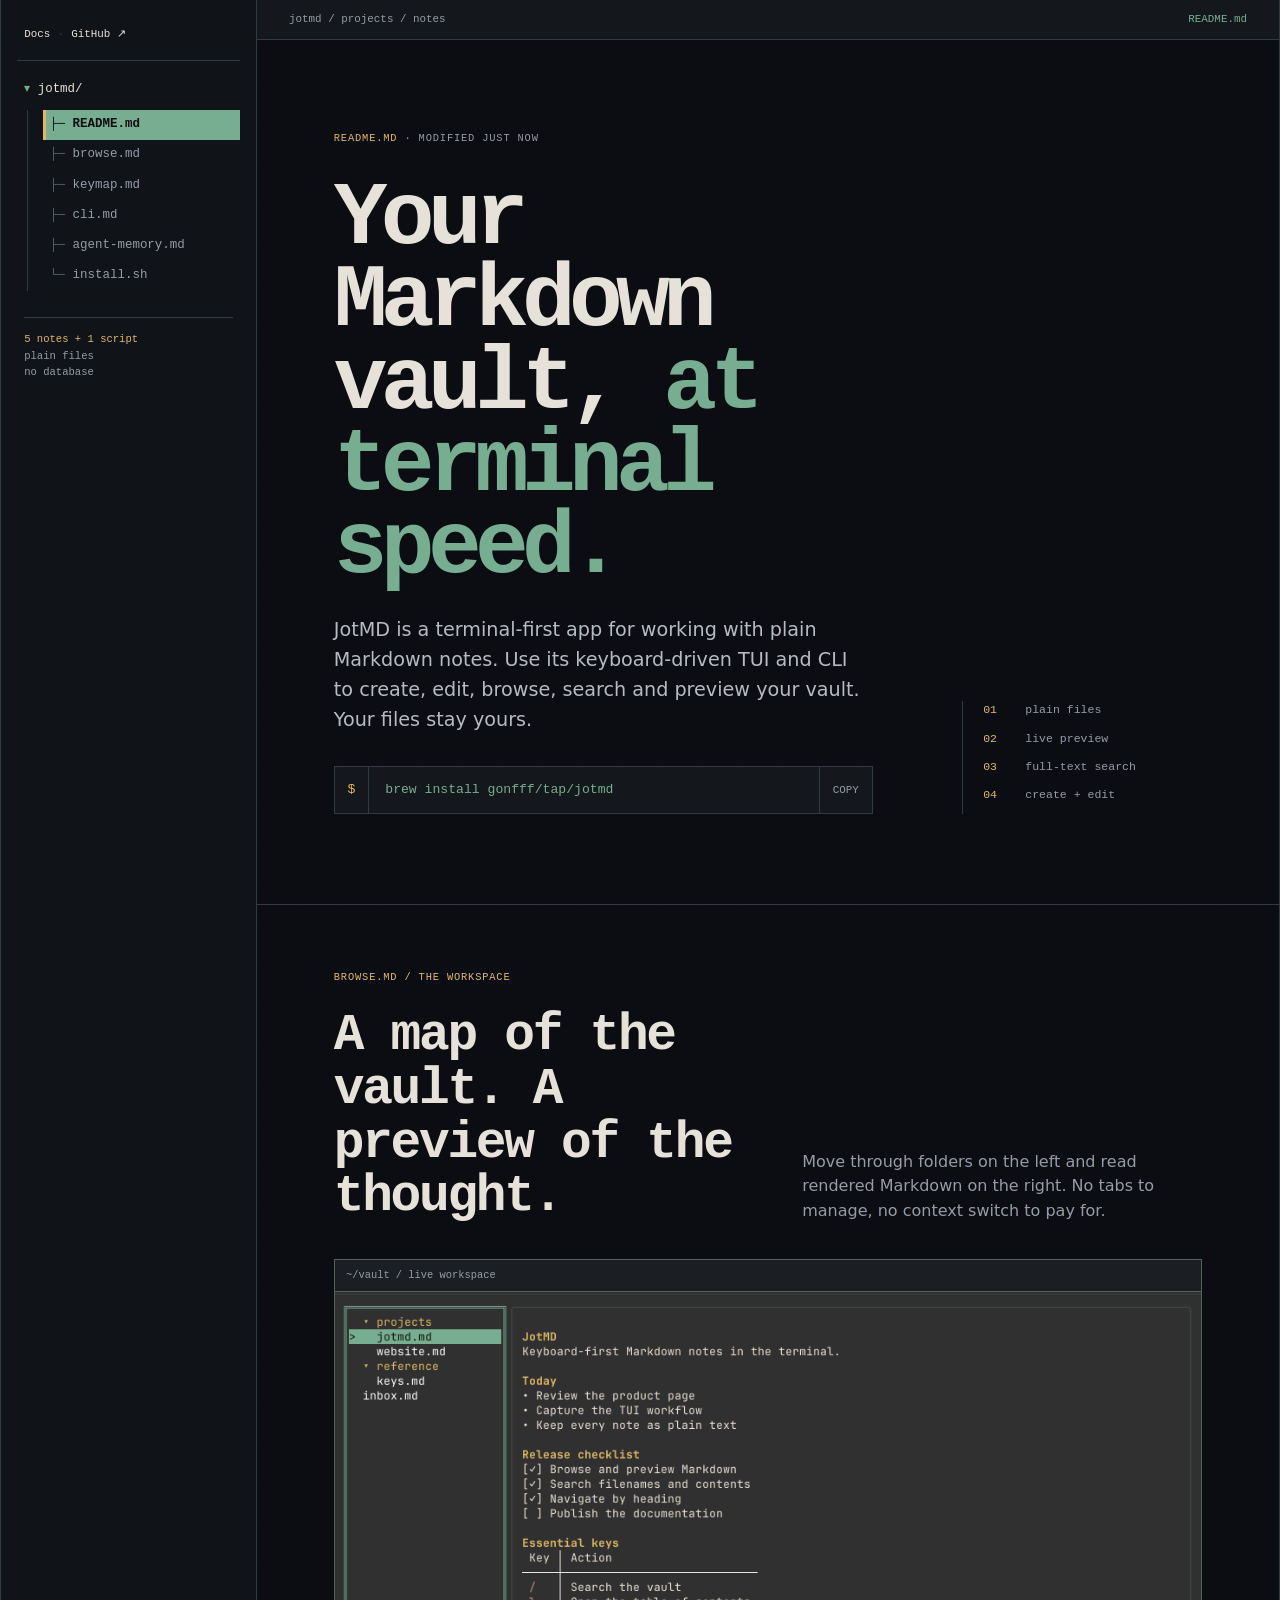
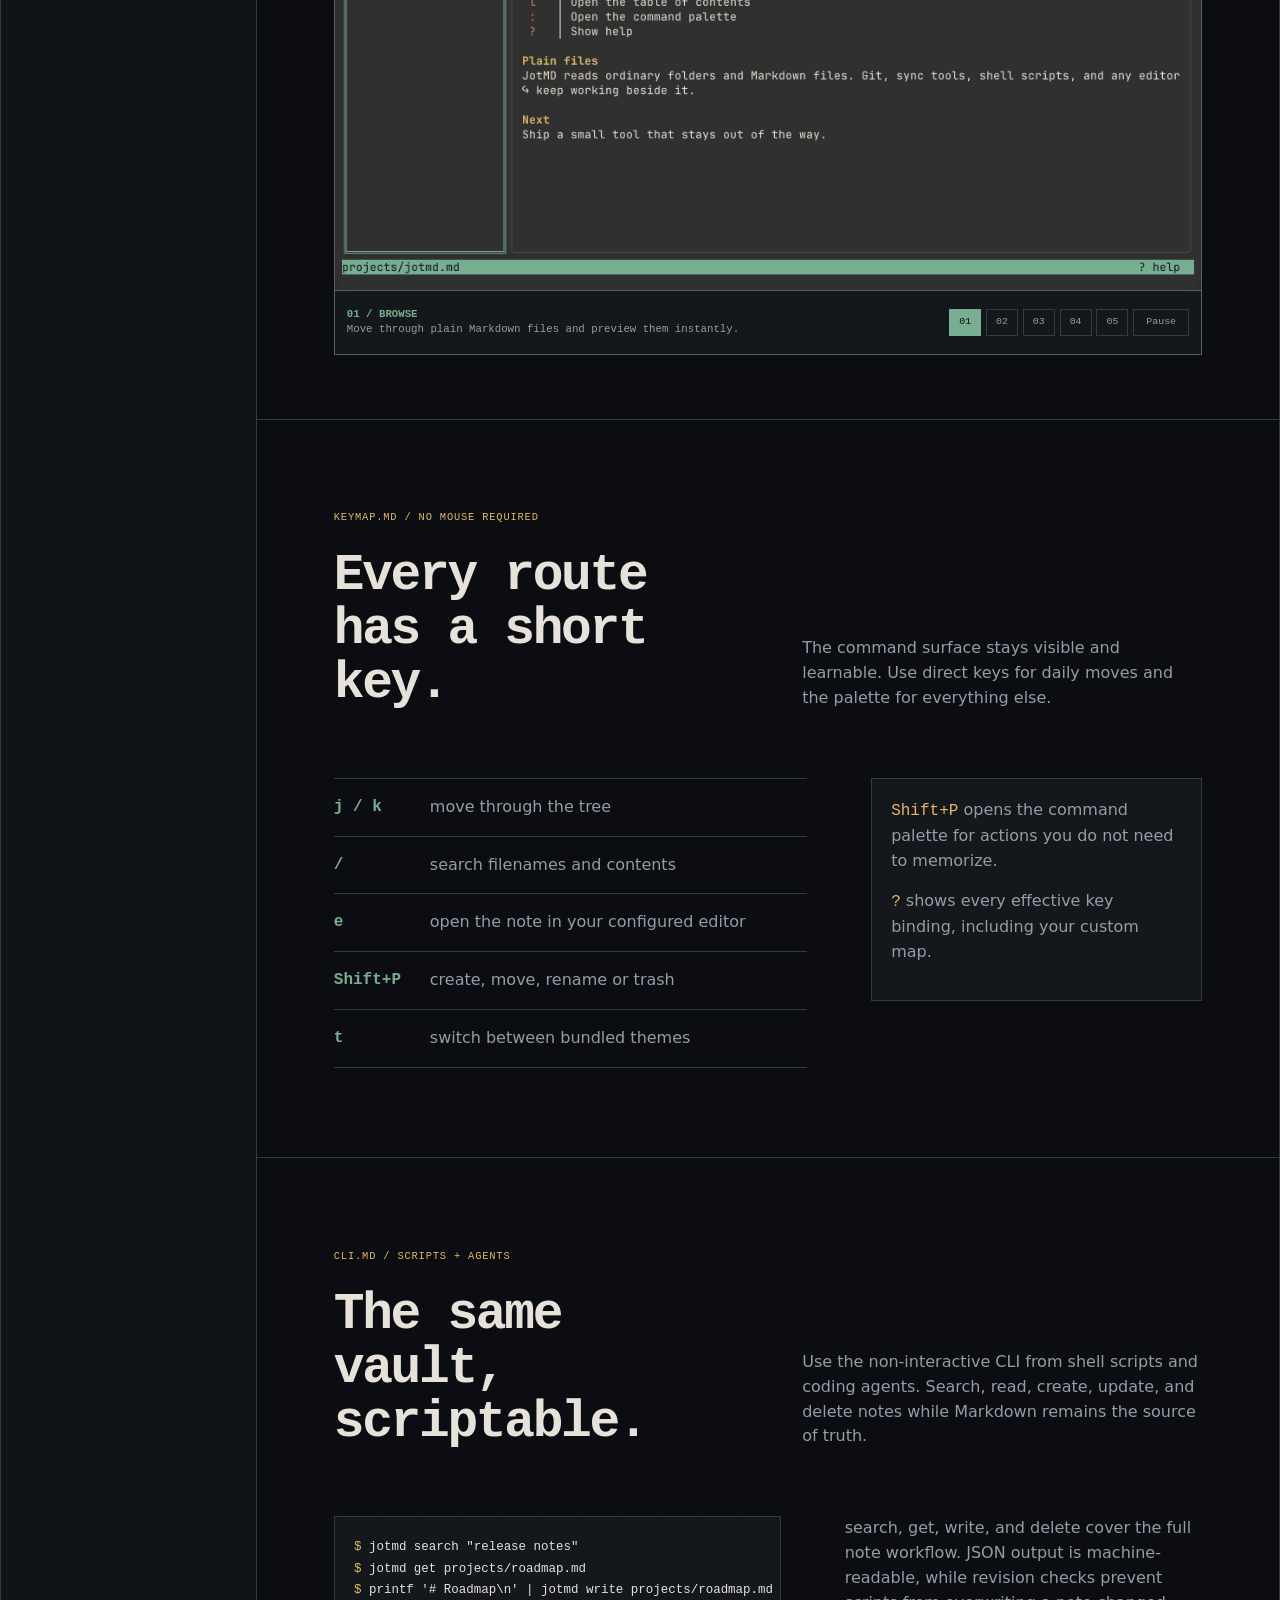
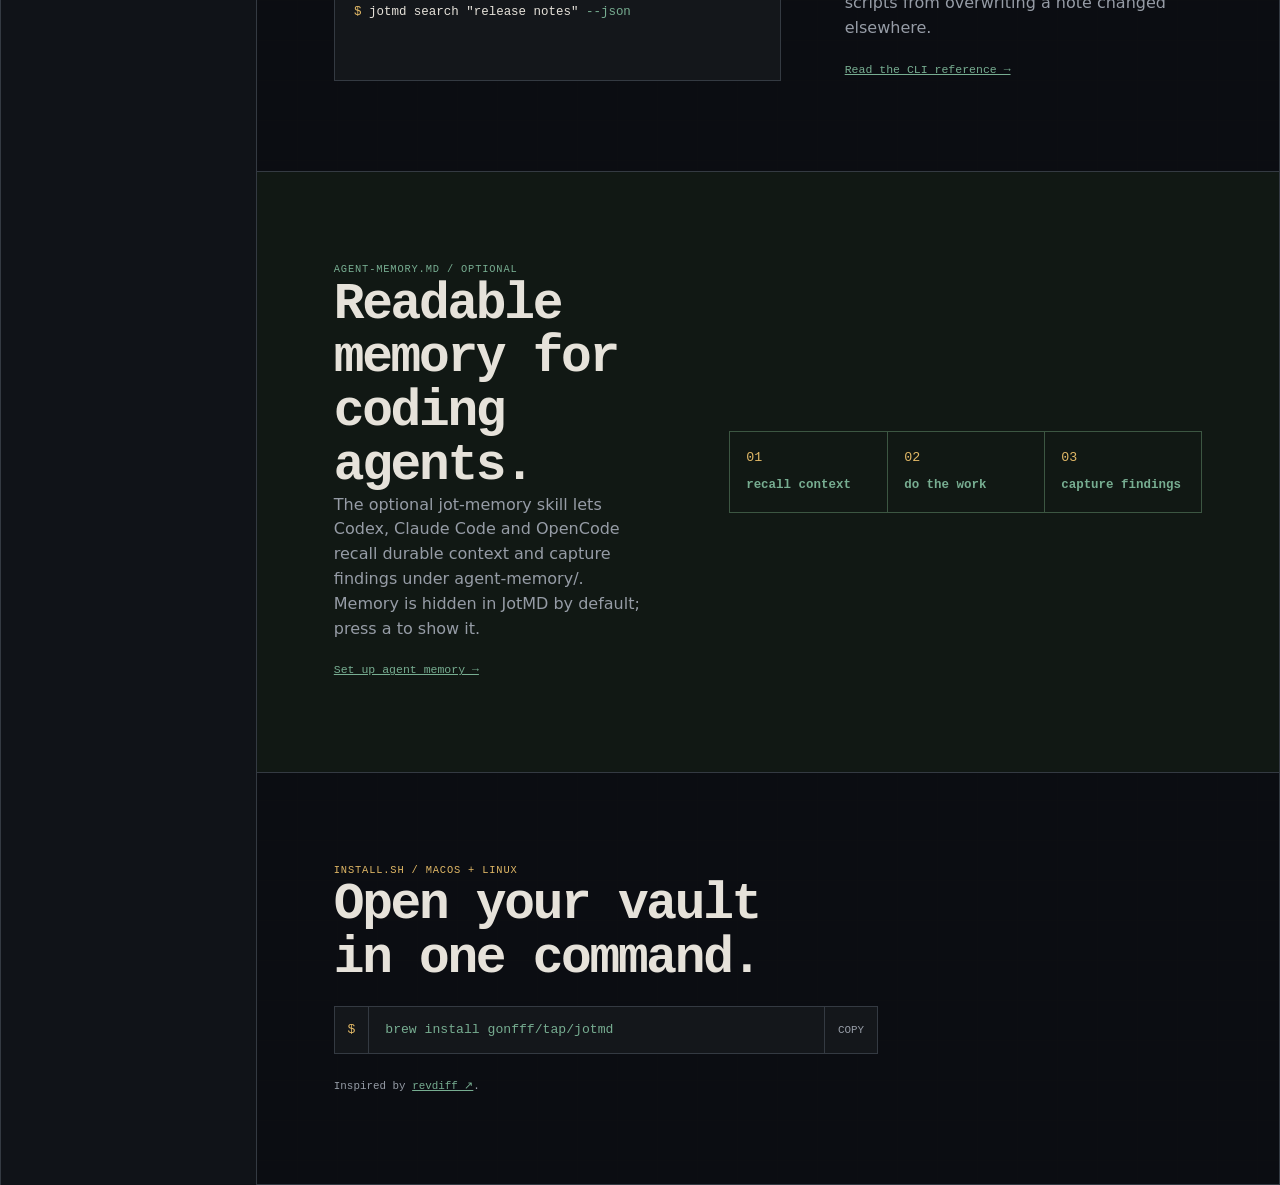
<file: site/index.html>
<!doctype html>
<html lang="en">
<head>
  <meta charset="utf-8">
  <meta name="viewport" content="width=device-width, initial-scale=1">
  <title>JotMD — Markdown notes in your terminal</title>
  <meta name="description" content="A terminal-first TUI and CLI for creating, editing, browsing, searching, and previewing plain Markdown notes.">
  <meta name="theme-color" content="#0c0e12">
  <meta property="og:title" content="JotMD — Markdown notes in your terminal">
  <meta property="og:description" content="Create, edit, browse, search, and preview plain Markdown notes from a keyboard-driven TUI and CLI.">
  <meta property="og:type" content="website">
  <link rel="icon" href="assets/favicon.svg" type="image/svg+xml">
  <link rel="alternate" type="text/markdown" href="llms.txt" title="JotMD documentation for language models">
  <style>
    :root {
      color-scheme: dark;
      --ink: #0c0e12;
      --panel: #14171b;
      --panel-2: #1b1f24;
      --line: #343a42;
      --text: #e6e2da;
      --muted: #969ca6;
      --mint: #77AD91;
      --yellow: #E1B866;
      --mono: ui-monospace, SFMono-Regular, Menlo, Monaco, Consolas, monospace;
    }

    * { box-sizing: border-box; }
    html { scroll-behavior: smooth; scroll-padding-top: 1rem; }
    body {
      margin: 0;
      background: var(--ink);
      color: var(--text);
      font-family: var(--mono);
      line-height: 1.55;
      -webkit-font-smoothing: antialiased;
    }
    a { color: inherit; }
    button, code, kbd { font: inherit; }
    button { color: inherit; }
    img { display: block; max-width: 100%; }

    .skip-link {
      position: fixed;
      z-index: 30;
      top: .75rem;
      left: .75rem;
      padding: .55rem .75rem;
      background: var(--mint);
      color: var(--ink);
      transform: translateY(-180%);
    }
    .skip-link:focus { transform: none; }
    :focus-visible { outline: 2px solid var(--yellow); outline-offset: 3px; }

    .vault {
      width: min(100%, 92rem);
      min-height: 100vh;
      margin-inline: auto;
      display: grid;
      grid-template-columns: 16rem minmax(0, 1fr);
      border-inline: 1px solid var(--line);
    }
    .tree { position: relative; border-right: 1px solid var(--line); background: #101318; }
    .tree-inner {
      position: sticky;
      top: 0;
      height: 100vh;
      display: flex;
      flex-direction: column;
      overflow: hidden;
      padding: 1.35rem 1rem 2rem;
    }
    .file-meta, .section-tag {
      color: var(--muted);
      font-size: .65rem;
      letter-spacing: .08em;
      text-transform: uppercase;
    }
    .tree nav[aria-label="Vault map"] { font-size: .78rem; }
    .tree ul { margin: 0; padding: 0; list-style: none; }
    .tree ul ul {
      position: relative;
      margin: .3rem 0 .45rem .62rem;
      padding-left: 1rem;
    }
    .tree ul ul::before {
      content: "";
      position: absolute;
      inset: 0 auto 0 0;
      border-left: 1px solid var(--line);
    }
    .tree a, .tree .folder {
      display: block;
      padding: .34rem .45rem;
      color: var(--muted);
      text-decoration: none;
    }
    .tree .folder { color: var(--text); }
    .tree .folder::before { content: "▾ "; color: var(--mint); }
    .tree a::before { content: "├─ "; color: #59616b; }
    .tree li:last-child > a::before { content: "└─ "; }
    .tree a:hover, .tree a:focus-visible { color: var(--text); background: var(--panel-2); }
    .tree a[aria-current="location"] {
      background: var(--mint);
      color: var(--ink);
      font-weight: 800;
      box-shadow: inset 3px 0 var(--yellow);
    }
    .tree a[aria-current="location"]::before { color: var(--ink); }
    .tree-status {
      margin: 1.6rem .45rem 0;
      border-top: 1px solid var(--line);
      padding-top: .85rem;
      color: var(--muted);
      font-size: .66rem;
    }
    .tree-status strong { color: var(--yellow); font-weight: 500; }
    .tree-links {
      flex: none;
      display: flex;
      gap: .45rem;
      margin: 0 0 .85rem;
      border-bottom: 1px solid var(--line);
      padding: 0 .45rem .85rem;
      background: #101318;
      font-size: .68rem;
    }
    .tree-scroll {
      min-height: 0;
      flex: 1;
      overflow-y: auto;
      scrollbar-color: var(--line) transparent;
    }
    .tree-links a { padding: .25rem 0; color: var(--text); }
    .tree-links a + a::before { content: "·"; margin-right: .45rem; color: var(--line); }
    .tree-links a:first-child::before { content: none; }
    .tree-links a:hover { color: var(--mint); background: transparent; }

    .workspace {
      min-width: 0;
      background-image:
        linear-gradient(rgb(255 255 255 / 2%) 1px, transparent 1px),
        linear-gradient(90deg, rgb(255 255 255 / 2%) 1px, transparent 1px);
      background-size: 2.5rem 2.5rem;
    }
    .workspace-bar {
      display: flex;
      align-items: center;
      justify-content: space-between;
      gap: 1rem;
      min-height: 2.5rem;
      border-bottom: 1px solid var(--line);
      padding: .55rem clamp(1rem, 3vw, 2rem);
      background: var(--panel);
      color: var(--muted);
      font-size: .68rem;
    }
    .workspace-bar strong { color: var(--mint); font-weight: 500; }
    .document {
      border-bottom: 1px solid var(--line);
      padding: clamp(3rem, 7vw, 7rem) clamp(1.25rem, 6vw, 6.5rem);
      background: rgb(12 14 18 / 91%);
    }

    .intro {
      min-height: 38rem;
      display: grid;
      grid-template-columns: minmax(0, 5fr) minmax(15rem, 2fr);
      gap: 2rem clamp(2rem, 7vw, 7rem);
      align-content: center;
    }
    .intro-copy { max-width: 52rem; }
    .file-meta { margin: 0 0 2rem; }
    .file-meta span { color: var(--yellow); }
    h1, h2, p { margin-top: 0; }
    h1 {
      max-width: 14ch;
      margin-bottom: 1.6rem;
      font-size: clamp(2.9rem, 7vw, 6.8rem);
      font-weight: 650;
      letter-spacing: -.075em;
      line-height: .92;
    }
    h1 em { color: var(--mint); font-style: normal; }
    .lead {
      max-width: 43rem;
      margin-bottom: 2rem;
      color: #b7bbc1;
      font-family: system-ui, sans-serif;
      font-size: clamp(1rem, 1.6vw, 1.2rem);
    }
    .install-command {
      width: min(100%, 34rem);
      max-width: 100%;
      display: flex;
      align-items: stretch;
      border: 1px solid var(--line);
      background: var(--panel);
      color: var(--mint);
      font-size: .82rem;
    }
    .install-command::before {
      content: "$";
      display: grid;
      place-items: center;
      border-right: 1px solid var(--line);
      padding-inline: .8rem;
      color: var(--yellow);
    }
    .install-command code {
      flex: 1;
      min-width: 0;
      max-width: 100%;
      overflow-x: auto;
      padding: .8rem 1rem;
      white-space: nowrap;
    }
    .install-command button {
      border: 0;
      border-left: 1px solid var(--line);
      padding: .65rem .8rem;
      background: transparent;
      color: var(--muted);
      cursor: pointer;
      font-size: .68rem;
      text-transform: uppercase;
    }
    .install-command button:hover { background: var(--mint); color: var(--ink); }
    .intro-index {
      align-self: end;
      border-left: 1px solid var(--line);
      padding-left: 1.25rem;
      color: var(--muted);
      font-size: .72rem;
    }
    .intro-index p { margin-bottom: .65rem; }
    .intro-index b {
      display: inline-block;
      width: 2.2rem;
      color: var(--yellow);
      font-weight: 500;
    }

    .section-heading {
      display: grid;
      grid-template-columns: minmax(0, 1fr) minmax(15rem, 25rem);
      gap: 1.5rem 4rem;
      align-items: end;
      margin-bottom: 2.2rem;
    }
    .section-tag { grid-column: 1 / -1; margin: 0; color: var(--yellow); }
    h2 {
      margin-bottom: 0;
      font-size: clamp(1.9rem, 4vw, 3.5rem);
      font-weight: 600;
      letter-spacing: -.045em;
      line-height: 1.05;
    }
    .section-heading > p:last-child {
      margin: 0;
      color: var(--muted);
      font-family: system-ui, sans-serif;
    }

    .shot-document { padding-top: clamp(2.5rem, 5vw, 4.5rem); padding-bottom: clamp(2.5rem, 5vw, 4.5rem); }
    .screen { overflow: hidden; border: 1px solid #56605a; background: #2d2d2d; }
    .screen::before {
      content: "~/vault / live workspace";
      display: block;
      border-bottom: 1px solid #56605a;
      padding: .45rem .7rem;
      background: var(--panel-2);
      color: var(--muted);
      font-size: .65rem;
    }
    .demo-slides { display: grid; background: #2d2d2d; }
    .demo-slide {
      grid-area: 1 / 1;
      opacity: 0;
      pointer-events: none;
      transform: scale(1.008);
      transition: opacity .8s ease-in-out, transform 1.1s ease-out;
    }
    .demo-slide.is-active {
      z-index: 1;
      opacity: 1;
      pointer-events: auto;
      transform: scale(1);
    }
    .demo-slide img { width: 100%; height: auto; }
    .demo-footer {
      display: grid;
      grid-template-columns: minmax(0, 1fr) auto;
      gap: 1rem;
      align-items: center;
      min-height: 4rem;
      border-top: 1px solid #56605a;
      padding: .65rem .75rem;
      background: var(--panel);
    }
    .demo-captions { display: grid; }
    .demo-captions p {
      grid-area: 1 / 1;
      margin: 0;
      opacity: 0;
      font-size: .67rem;
      line-height: 1.4;
      transition: opacity .4s ease;
    }
    .demo-captions p.is-active { opacity: 1; }
    .demo-captions strong, .demo-captions span { display: block; }
    .demo-captions strong { color: var(--mint); text-transform: uppercase; }
    .demo-captions span { color: var(--muted); }
    .demo-controls { display: flex; gap: .3rem; }
    .demo-controls button {
      min-width: 2rem;
      border: 1px solid var(--line);
      padding: .3rem .4rem;
      background: transparent;
      color: var(--muted);
      cursor: pointer;
      font-size: .62rem;
    }
    .demo-controls [data-slide-toggle] { min-width: 3.5rem; }
    .demo-controls button:hover,
    .demo-controls button[aria-pressed="true"] {
      border-color: var(--mint);
      background: var(--mint);
      color: var(--ink);
    }

    .map-document {
      display: grid;
      grid-template-columns: minmax(0, 1fr) minmax(16rem, .7fr);
      gap: 2rem 4rem;
    }
    .map-document .section-heading { grid-column: 1 / -1; }
    .command-map { margin: 0; padding: 0; list-style: none; }
    .command-map li {
      display: grid;
      grid-template-columns: 5rem 1fr;
      gap: 1rem;
      border-top: 1px solid var(--line);
      padding: 1rem 0;
    }
    .command-map li:last-child { border-bottom: 1px solid var(--line); }
    .command-map kbd { color: var(--mint); font-weight: 700; }
    .command-map span { color: var(--muted); font-family: system-ui, sans-serif; }
    .command-note {
      align-self: start;
      border: 1px solid var(--line);
      padding: 1.2rem;
      background: var(--panel);
      color: var(--muted);
      font-family: system-ui, sans-serif;
    }
    .command-note code { color: var(--yellow); font-family: var(--mono); }

    .cli-document {
      display: grid;
      grid-template-columns: minmax(0, 1fr) minmax(18rem, .8fr);
      gap: 2rem 4rem;
    }
    .cli-document .section-heading { grid-column: 1 / -1; }
    .cli-example {
      margin: 0;
      border: 1px solid var(--line);
      padding: 1.2rem;
      overflow-x: auto;
      background: var(--panel);
      color: var(--text);
      font-size: .78rem;
      line-height: 1.75;
    }
    .cli-example .prompt { color: var(--yellow); }
    .cli-example .flag { color: var(--mint); }
    .cli-note { align-self: start; color: var(--muted); font-family: system-ui, sans-serif; }
    .cli-note p { margin-bottom: 1rem; }
    .cli-note a { color: var(--mint); font-family: var(--mono); font-size: .72rem; }

    .memory-document {
      display: grid;
      grid-template-columns: minmax(0, .8fr) minmax(18rem, 1.2fr);
      gap: 2rem 5rem;
      background: #111814;
    }
    .memory-document .section-tag { color: var(--mint); }
    .memory-copy p:last-of-type { color: var(--muted); font-family: system-ui, sans-serif; }
    .memory-link { color: var(--mint); font-size: .72rem; }
    .flow {
      align-self: center;
      display: grid;
      grid-template-columns: repeat(3, 1fr);
      border: 1px solid #3c5642;
    }
    .flow div { min-width: 0; padding: 1rem; }
    .flow div + div { border-left: 1px solid #3c5642; }
    .flow small, .flow strong { display: block; }
    .flow small { margin-bottom: .5rem; color: var(--yellow); }
    .flow strong { color: var(--mint); font-size: .78rem; }

    .end-document h2 { max-width: 16ch; margin-bottom: 1.25rem; }
    .inspiration { margin: 1.5rem 0 0; color: var(--muted); font-size: .68rem; }
    .inspiration a { color: var(--mint); }

    @media (max-width: 760px) {
      .vault { display: block; border: 0; }
      .tree { border-right: 0; border-bottom: 1px solid var(--line); }
      .tree-inner { position: static; height: auto; overflow: visible; padding-block: .75rem; }
      .tree-scroll { overflow: visible; }
      .tree-status, .tree .folder { display: none; }
      .tree nav > ul > li > ul {
        display: flex;
        gap: .3rem;
        margin: 0;
        padding: 0;
        overflow-x: auto;
      }
      .tree ul ul::before, .tree a::before { display: none; }
      .tree a { white-space: nowrap; }
      .intro, .map-document, .cli-document, .memory-document, .end-document, .section-heading { grid-template-columns: 1fr; }
      .intro { min-height: auto; }
      .intro-index { display: none; }
      .section-tag, .map-document .section-heading, .cli-document .section-heading { grid-column: auto; }
      .demo-footer { grid-template-columns: 1fr; }
      .demo-controls { overflow-x: auto; }
      .flow { grid-template-columns: 1fr; }
      .flow div + div { border-top: 1px solid #3c5642; border-left: 0; }
    }

    @media (prefers-reduced-motion: reduce) {
      html { scroll-behavior: auto; }
      .demo-slide, .demo-captions p { transition: none; }
    }
  </style>
</head>
<body>
  <a class="skip-link" href="#content">Skip to content</a>

  <div class="vault">
    <aside class="tree" aria-label="Page sections">
      <div class="tree-inner">
        <nav class="tree-links" aria-label="Project links">
          <a href="docs.html">Docs</a>
          <a href="https://github.com/gonfff/jotmd">GitHub ↗</a>
        </nav>
        <div class="tree-scroll">
          <nav aria-label="Vault map">
            <ul>
              <li>
                <span class="folder">jotmd/</span>
                <ul>
                  <li><a data-scroll-link href="#readme" aria-current="location">README.md</a></li>
                  <li><a data-scroll-link href="#browse">browse.md</a></li>
                  <li><a data-scroll-link href="#commands">keymap.md</a></li>
                  <li><a data-scroll-link href="#cli">cli.md</a></li>
                  <li><a data-scroll-link href="#memory">agent-memory.md</a></li>
                  <li><a data-scroll-link href="#install">install.sh</a></li>
                </ul>
              </li>
            </ul>
          </nav>
          <p class="tree-status"><strong>5 notes + 1 script</strong><br>plain files<br>no database</p>
        </div>
      </div>
    </aside>

    <main id="content" class="workspace">
      <div class="workspace-bar" aria-hidden="true">
        <span>jotmd / projects / notes</span>
        <strong>README.md</strong>
      </div>

      <section id="readme" class="document intro" data-scroll-section aria-labelledby="intro-title">
        <div class="intro-copy">
          <p class="file-meta"><span>README.md</span> · modified just now</p>
          <h1 id="intro-title">Your Markdown vault, <em>at terminal speed.</em></h1>
          <p class="lead">JotMD is a terminal-first app for working with plain Markdown notes. Use its keyboard-driven TUI and CLI to create, edit, browse, search and preview your vault. Your files stay yours.</p>
          <div class="install-command" aria-label="Install JotMD with Homebrew">
            <code>brew install gonfff/tap/jotmd</code>
            <button type="button" data-copy="brew install gonfff/tap/jotmd" aria-label="Copy command">Copy</button>
          </div>
        </div>
        <div class="intro-index" aria-label="Product summary">
          <p><b>01</b> plain files</p>
          <p><b>02</b> live preview</p>
          <p><b>03</b> full-text search</p>
          <p><b>04</b> create + edit</p>
        </div>
      </section>

      <section id="browse" class="document shot-document" data-scroll-section aria-labelledby="browse-title">
        <div id="features" class="section-heading">
          <p class="section-tag">browse.md / the workspace</p>
          <h2 id="browse-title">A map of the vault. A preview of the thought.</h2>
          <p>Move through folders on the left and read rendered Markdown on the right. No tabs to manage, no context switch to pay for.</p>
        </div>

        <div class="screen demo" data-slideshow role="region" aria-label="JotMD workflow" aria-roledescription="carousel">
          <div class="demo-slides">
            <div class="demo-slide is-active" data-slide aria-hidden="false">
              <img src="assets/jotmd-browse.png" alt="JotMD browsing a Markdown vault with a rendered note preview" width="2000" height="1380" fetchpriority="high">
            </div>
            <div class="demo-slide" data-slide aria-hidden="true">
              <img src="assets/jotmd-search.png" alt="JotMD searching Markdown note contents without leaving the terminal" width="2000" height="1380" loading="lazy">
            </div>
            <div class="demo-slide" data-slide aria-hidden="true">
              <img src="assets/jotmd-toc.png" alt="JotMD table of contents beside a rendered Markdown note in the Catppuccin Mocha theme" width="2000" height="1380" loading="lazy">
            </div>
            <div class="demo-slide" data-slide aria-hidden="true">
              <img src="assets/jotmd-commands.png" alt="JotMD command palette showing available note actions in the Colorblind Dark theme" width="2000" height="1380" loading="lazy">
            </div>
            <div class="demo-slide" data-slide aria-hidden="true">
              <img src="assets/jotmd-help.png" alt="JotMD help overlay listing keyboard shortcuts in the Dracula theme" width="2000" height="1380" loading="lazy">
            </div>
          </div>
          <div class="demo-footer">
            <div class="demo-captions" aria-live="polite">
              <p class="is-active" data-caption aria-hidden="false"><strong>01 / Browse</strong><span>Move through plain Markdown files and preview them instantly.</span></p>
              <p data-caption aria-hidden="true"><strong>02 / Search</strong><span>Find matches across filenames and note contents without leaving the TUI.</span></p>
              <p data-caption aria-hidden="true"><strong>03 / Contents</strong><span>Jump through long notes by heading while the rendered document stays visible.</span></p>
              <p data-caption aria-hidden="true"><strong>04 / Commands</strong><span>Discover and run note actions from the command palette.</span></p>
              <p data-caption aria-hidden="true"><strong>05 / Help</strong><span>Open the keyboard reference whenever a shortcut escapes you.</span></p>
            </div>
            <div class="demo-controls" aria-label="Choose a screenshot">
              <button type="button" data-slide-to="0" aria-label="Show browsing" aria-pressed="true">01</button>
              <button type="button" data-slide-to="1" aria-label="Show search" aria-pressed="false">02</button>
              <button type="button" data-slide-to="2" aria-label="Show table of contents" aria-pressed="false">03</button>
              <button type="button" data-slide-to="3" aria-label="Show commands" aria-pressed="false">04</button>
              <button type="button" data-slide-to="4" aria-label="Show help" aria-pressed="false">05</button>
              <button type="button" data-slide-toggle aria-label="Pause slideshow" aria-pressed="false">Pause</button>
            </div>
          </div>
        </div>
      </section>

      <section id="commands" class="document map-document" data-scroll-section aria-labelledby="commands-title">
        <div class="section-heading">
          <p class="section-tag">keymap.md / no mouse required</p>
          <h2 id="commands-title">Every route has a short key.</h2>
          <p>The command surface stays visible and learnable. Use direct keys for daily moves and the palette for everything else.</p>
        </div>
        <ul class="command-map">
          <li><kbd>j / k</kbd><span>move through the tree</span></li>
          <li><kbd>/</kbd><span>search filenames and contents</span></li>
          <li><kbd>e</kbd><span>open the note in your configured editor</span></li>
          <li><kbd>Shift+P</kbd><span>create, move, rename or trash</span></li>
          <li><kbd>t</kbd><span>switch between bundled themes</span></li>
        </ul>
        <aside class="command-note">
          <p><code>Shift+P</code> opens the command palette for actions you do not need to memorize.</p>
          <p><code>?</code> shows every effective key binding, including your custom map.</p>
        </aside>
      </section>

      <section id="cli" class="document cli-document" data-scroll-section aria-labelledby="cli-title">
        <div class="section-heading">
          <p class="section-tag">cli.md / scripts + agents</p>
          <h2 id="cli-title">The same vault, scriptable.</h2>
          <p>Use the non-interactive CLI from shell scripts and coding agents. Search, read, create, update, and delete notes while Markdown remains the source of truth.</p>
        </div>
        <pre class="cli-example"><code><span class="prompt">$</span> jotmd search "release notes"
<span class="prompt">$</span> jotmd get projects/roadmap.md
<span class="prompt">$</span> printf '# Roadmap\n' | jotmd write projects/roadmap.md
<span class="prompt">$</span> jotmd search "release notes" <span class="flag">--json</span></code></pre>
        <div class="cli-note">
          <p><code>search</code>, <code>get</code>, <code>write</code>, and <code>delete</code> cover the full note workflow. JSON output is machine-readable, while revision checks prevent scripts from overwriting a note changed elsewhere.</p>
          <a href="docs.html#cli">Read the CLI reference →</a>
        </div>
      </section>

      <section id="memory" class="document memory-document" data-scroll-section aria-labelledby="memory-title">
        <div id="agent-memory" class="memory-copy">
          <p class="section-tag">agent-memory.md / optional</p>
          <h2 id="memory-title">Readable memory for coding agents.</h2>
          <p>The optional <code>jot-memory</code> skill lets Codex, Claude Code and OpenCode recall durable context and capture findings under <code>agent-memory/</code>. Memory is hidden in JotMD by default; press <kbd>a</kbd> to show it.</p>
          <a class="memory-link" href="docs.html#agent-memory">Set up agent memory →</a>
        </div>
        <div class="flow" aria-label="Agent memory workflow">
          <div><small>01</small><strong>recall context</strong></div>
          <div><small>02</small><strong>do the work</strong></div>
          <div><small>03</small><strong>capture findings</strong></div>
        </div>
      </section>

      <section id="install" class="document end-document" data-scroll-section aria-labelledby="install-title">
        <div>
          <p class="section-tag">install.sh / macOS + Linux</p>
          <h2 id="install-title">Open your vault in one command.</h2>
          <div class="install-command" aria-label="Install JotMD with Homebrew">
            <code>brew install gonfff/tap/jotmd</code>
            <button type="button" data-copy="brew install gonfff/tap/jotmd" aria-label="Copy command">Copy</button>
          </div>
          <p class="inspiration">Inspired by <a href="https://revdiff.com/">revdiff ↗</a>.</p>
        </div>
      </section>
    </main>
  </div>

  <script src="site.js"></script>
</body>
</html>
</file>
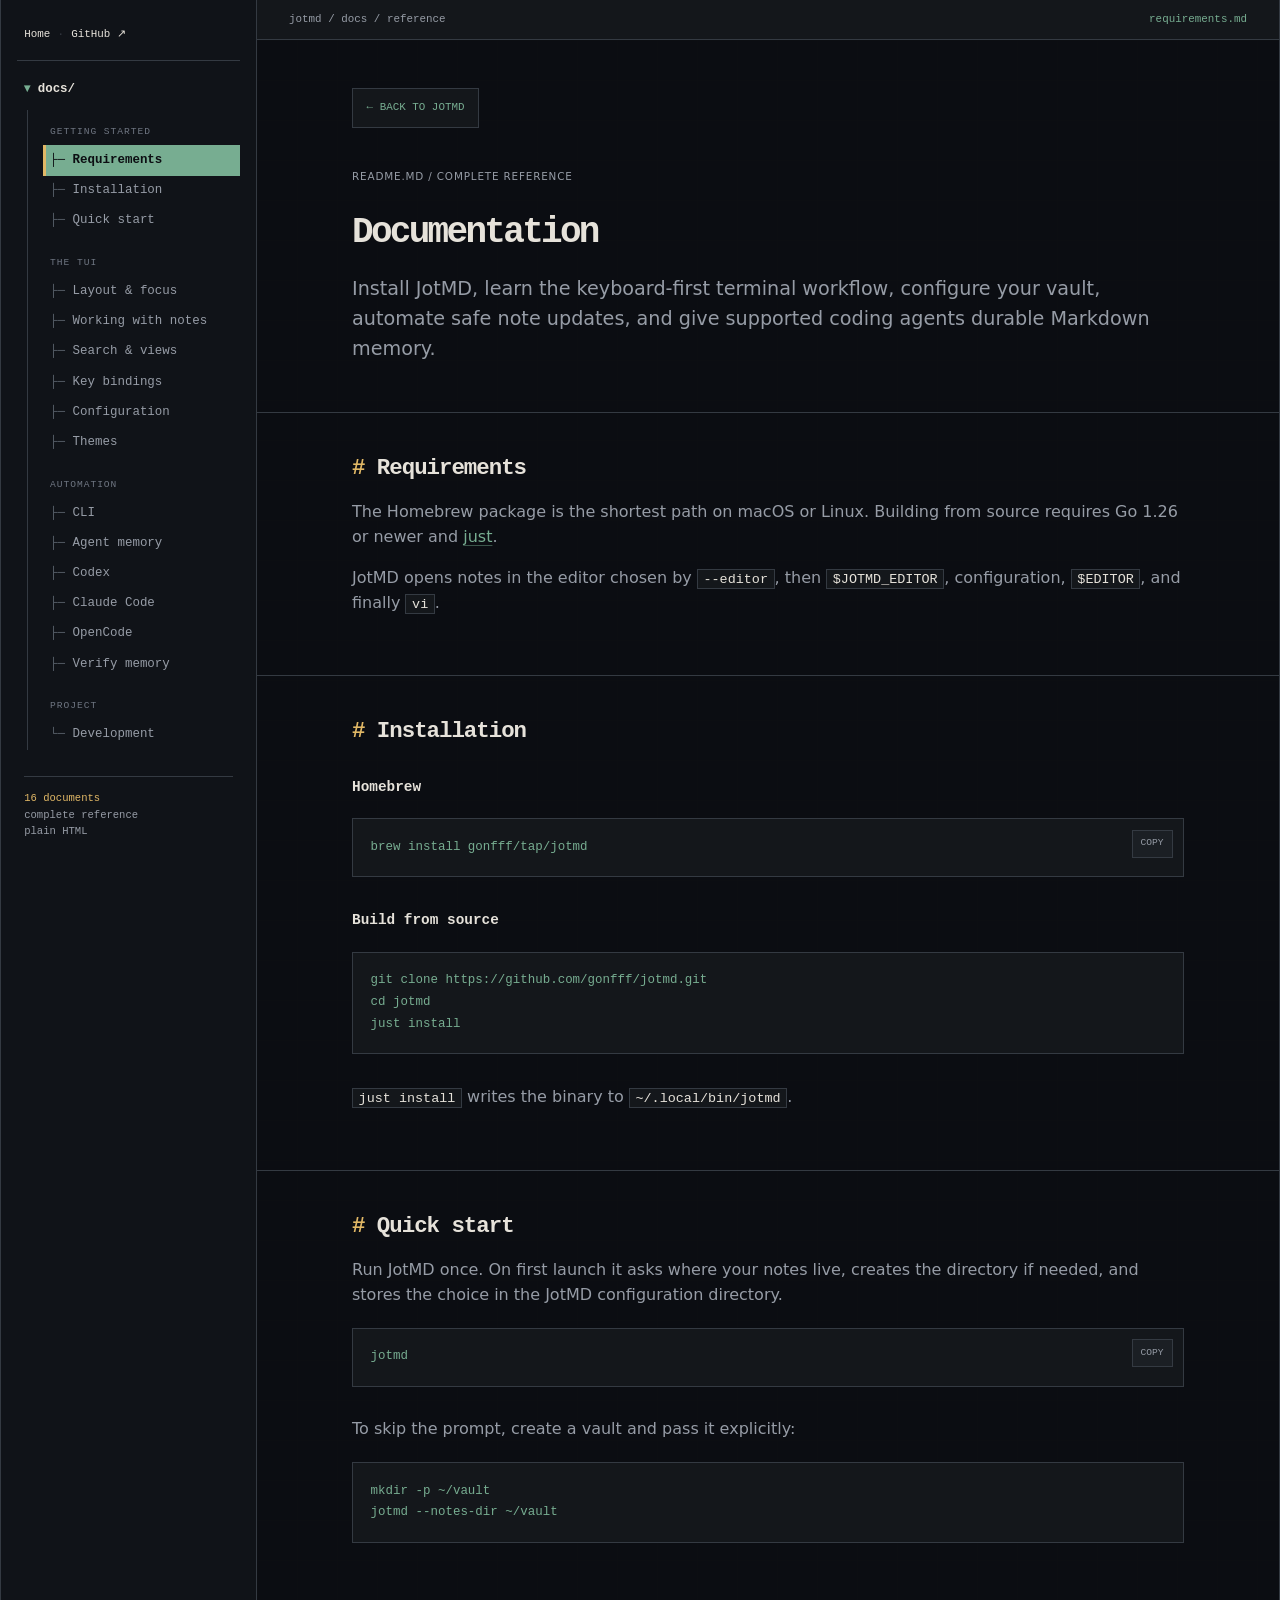
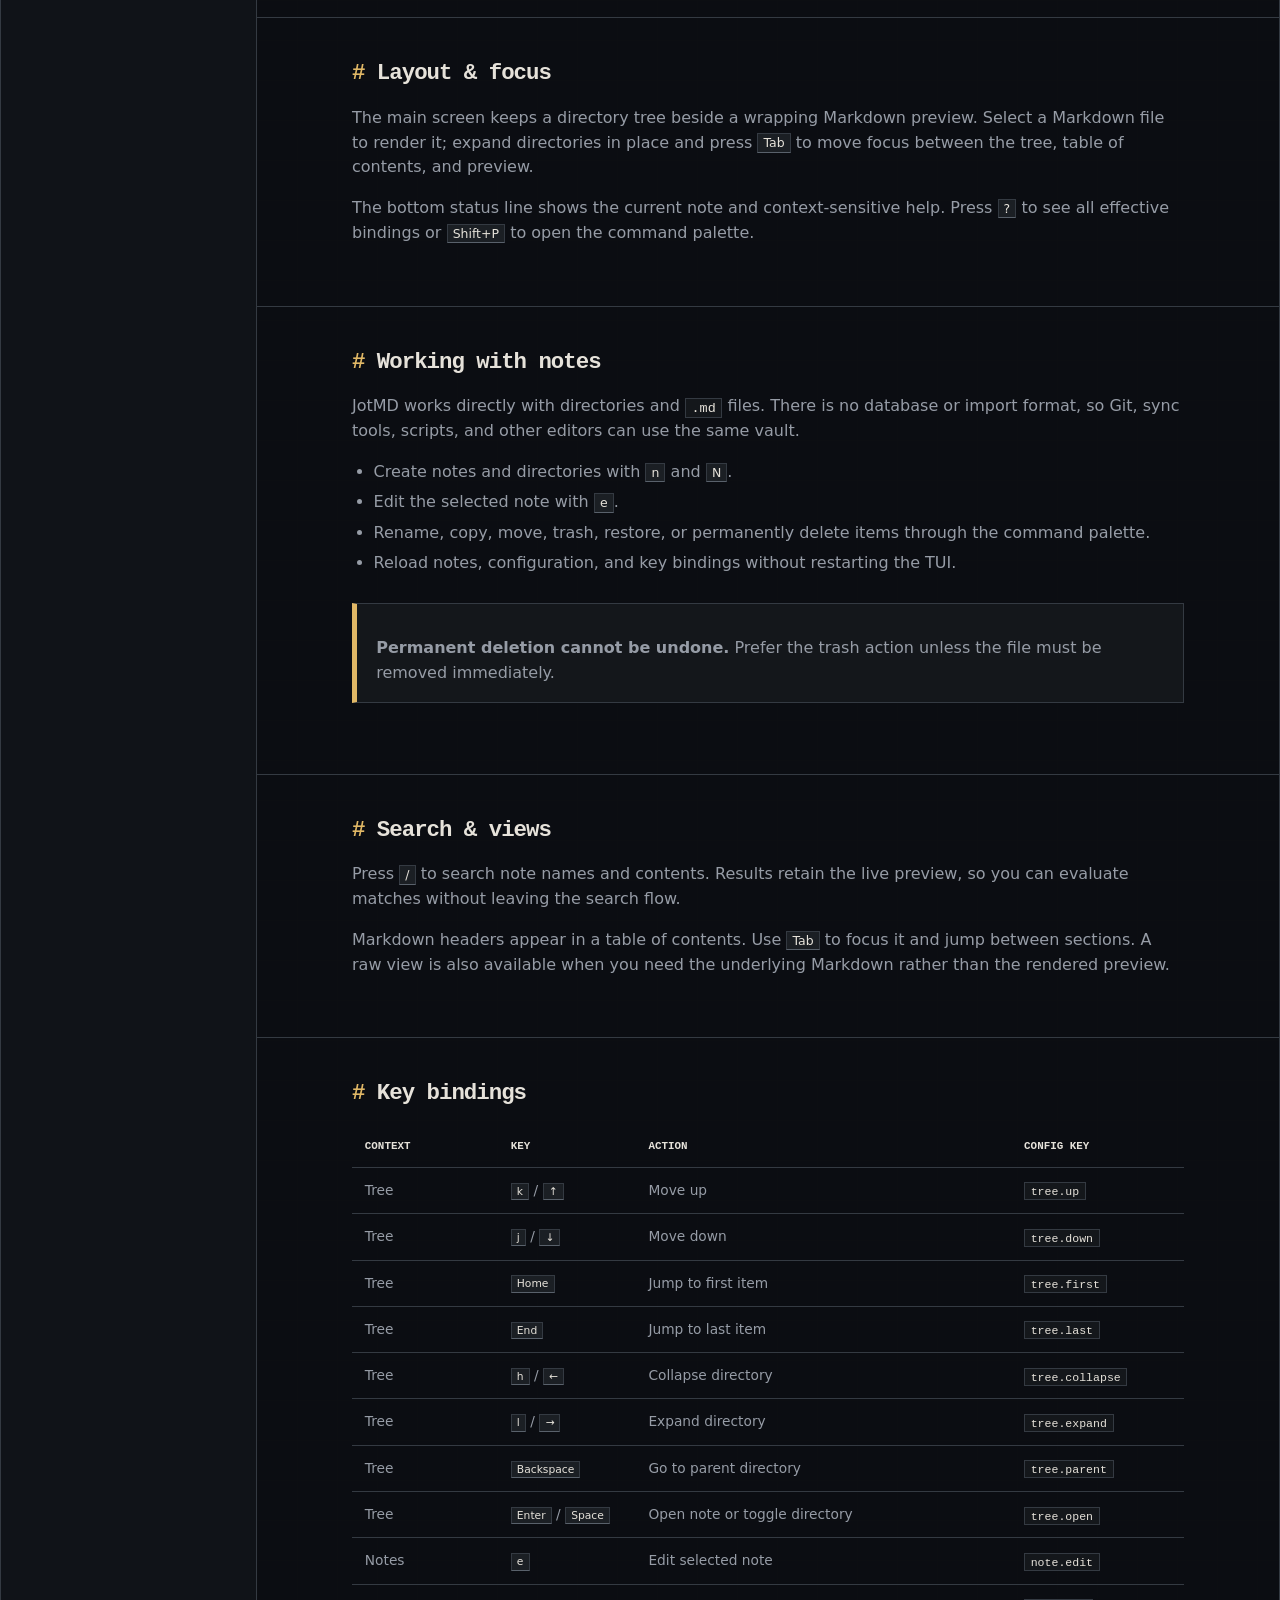
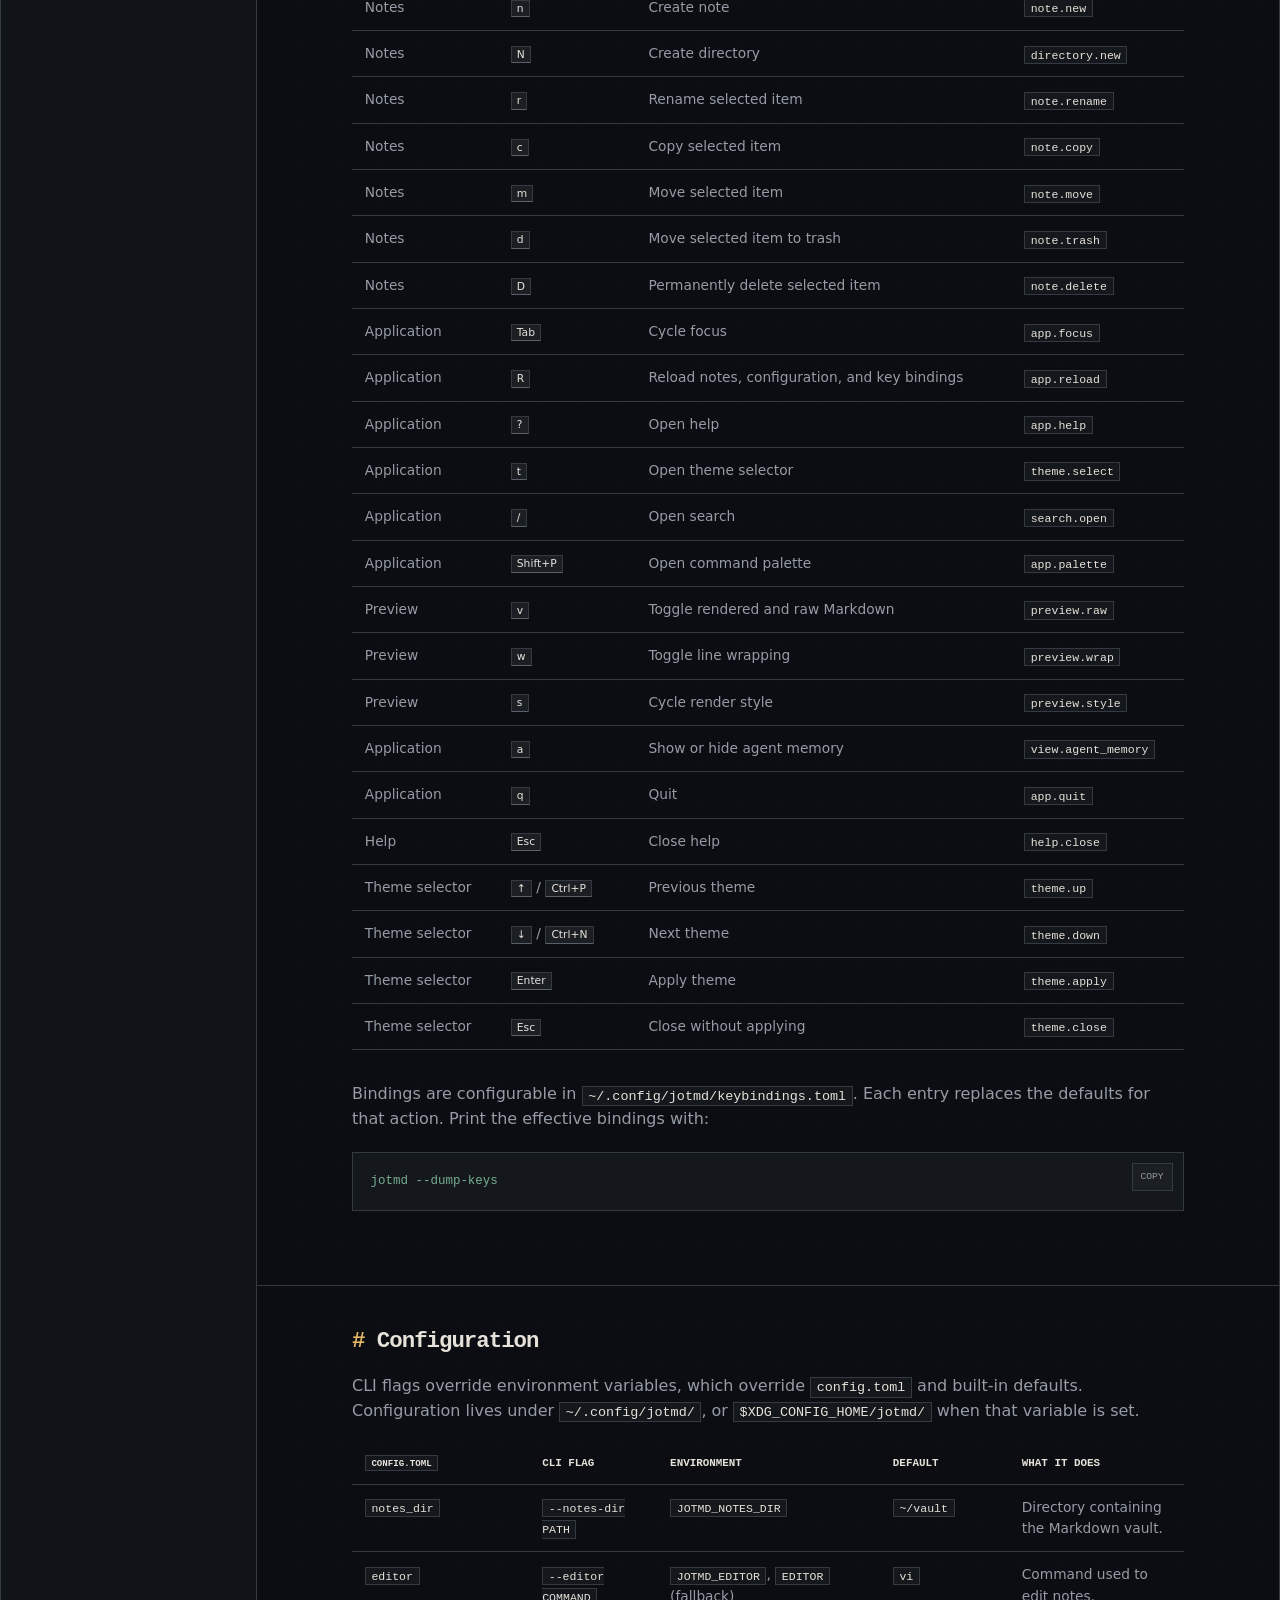
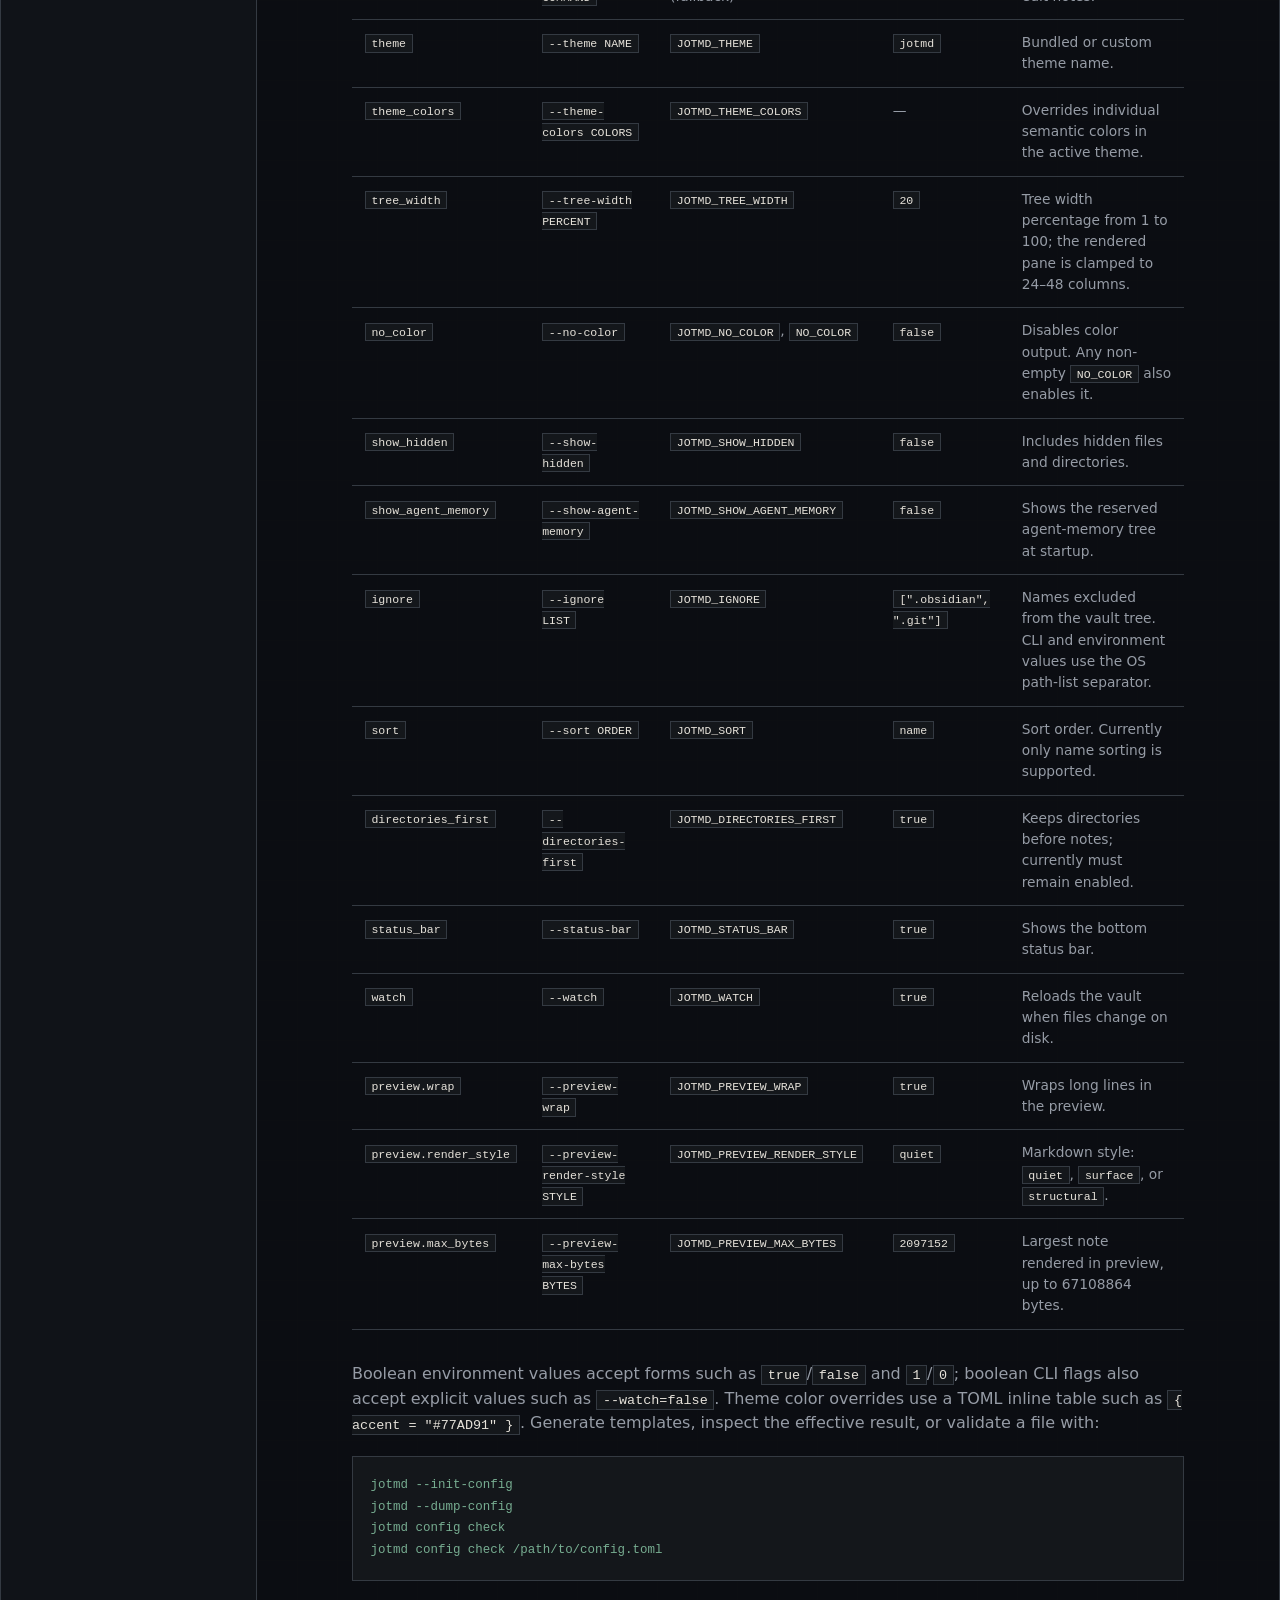
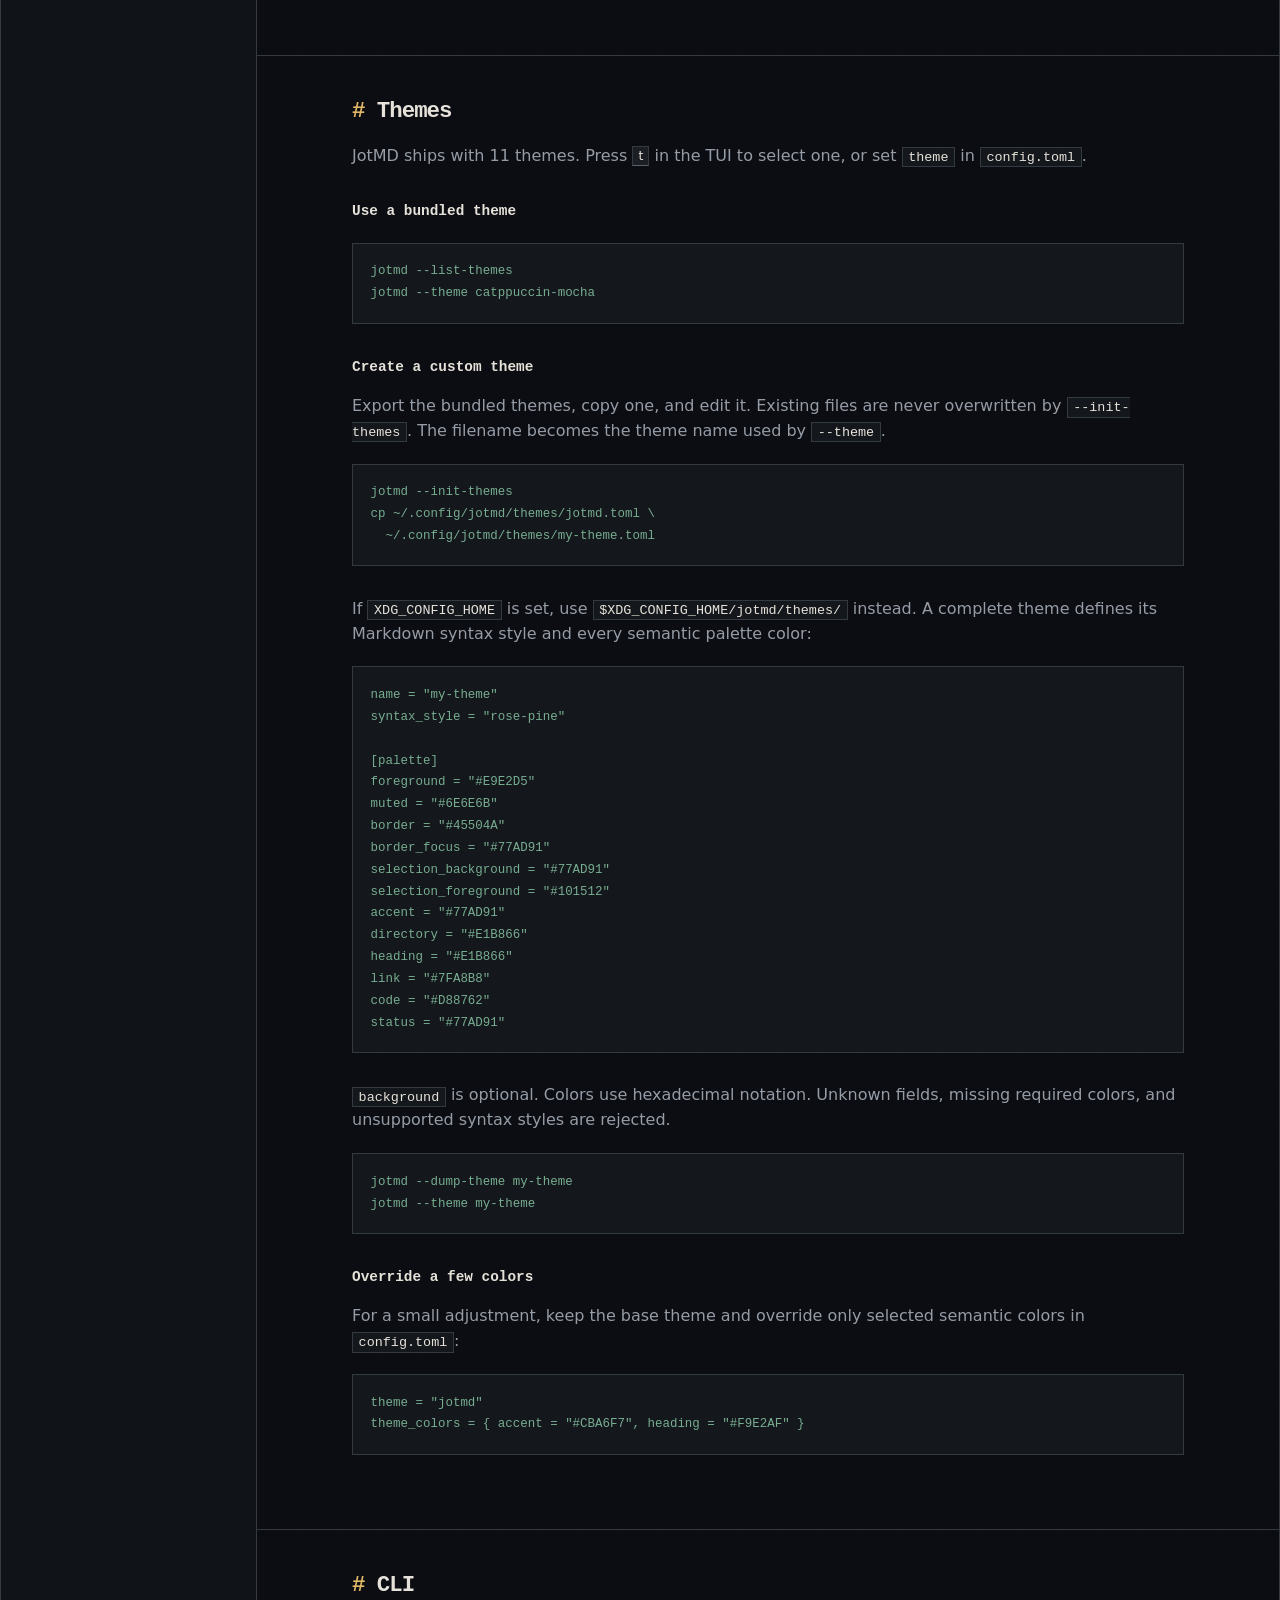
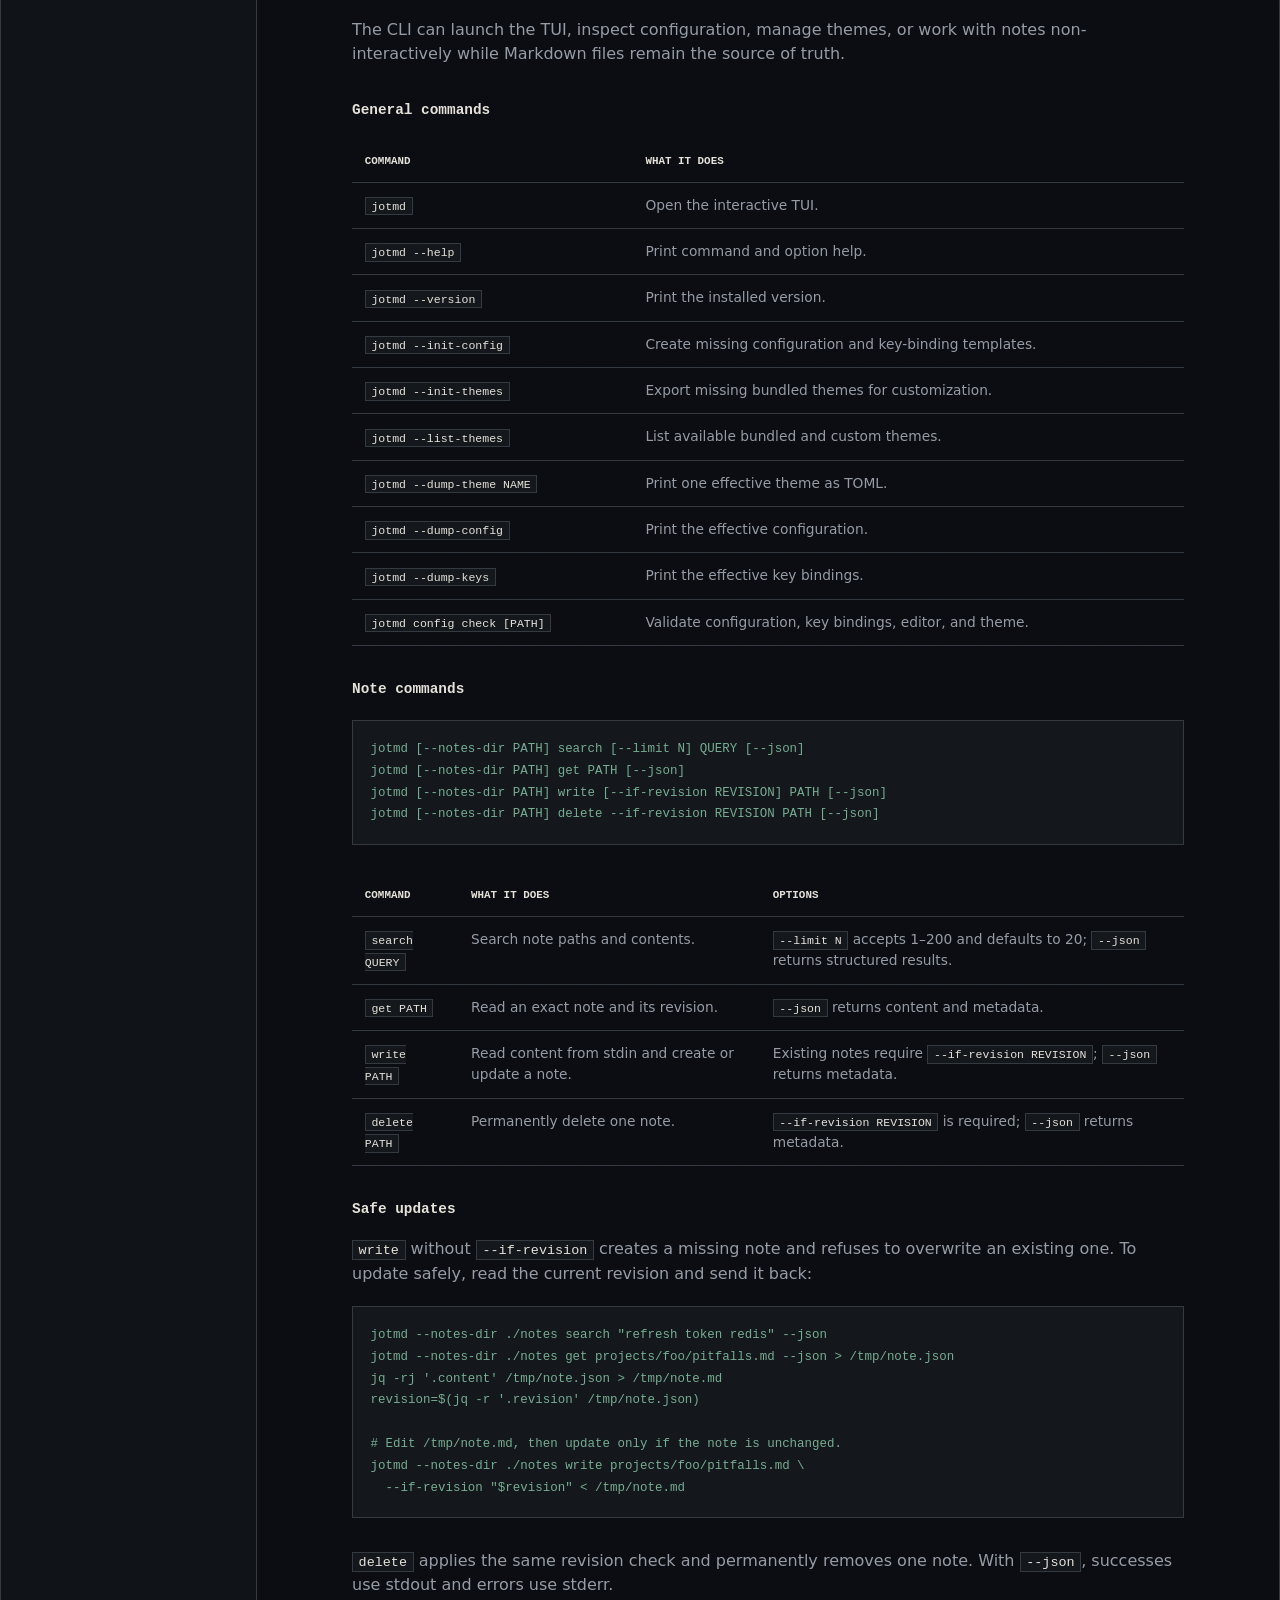
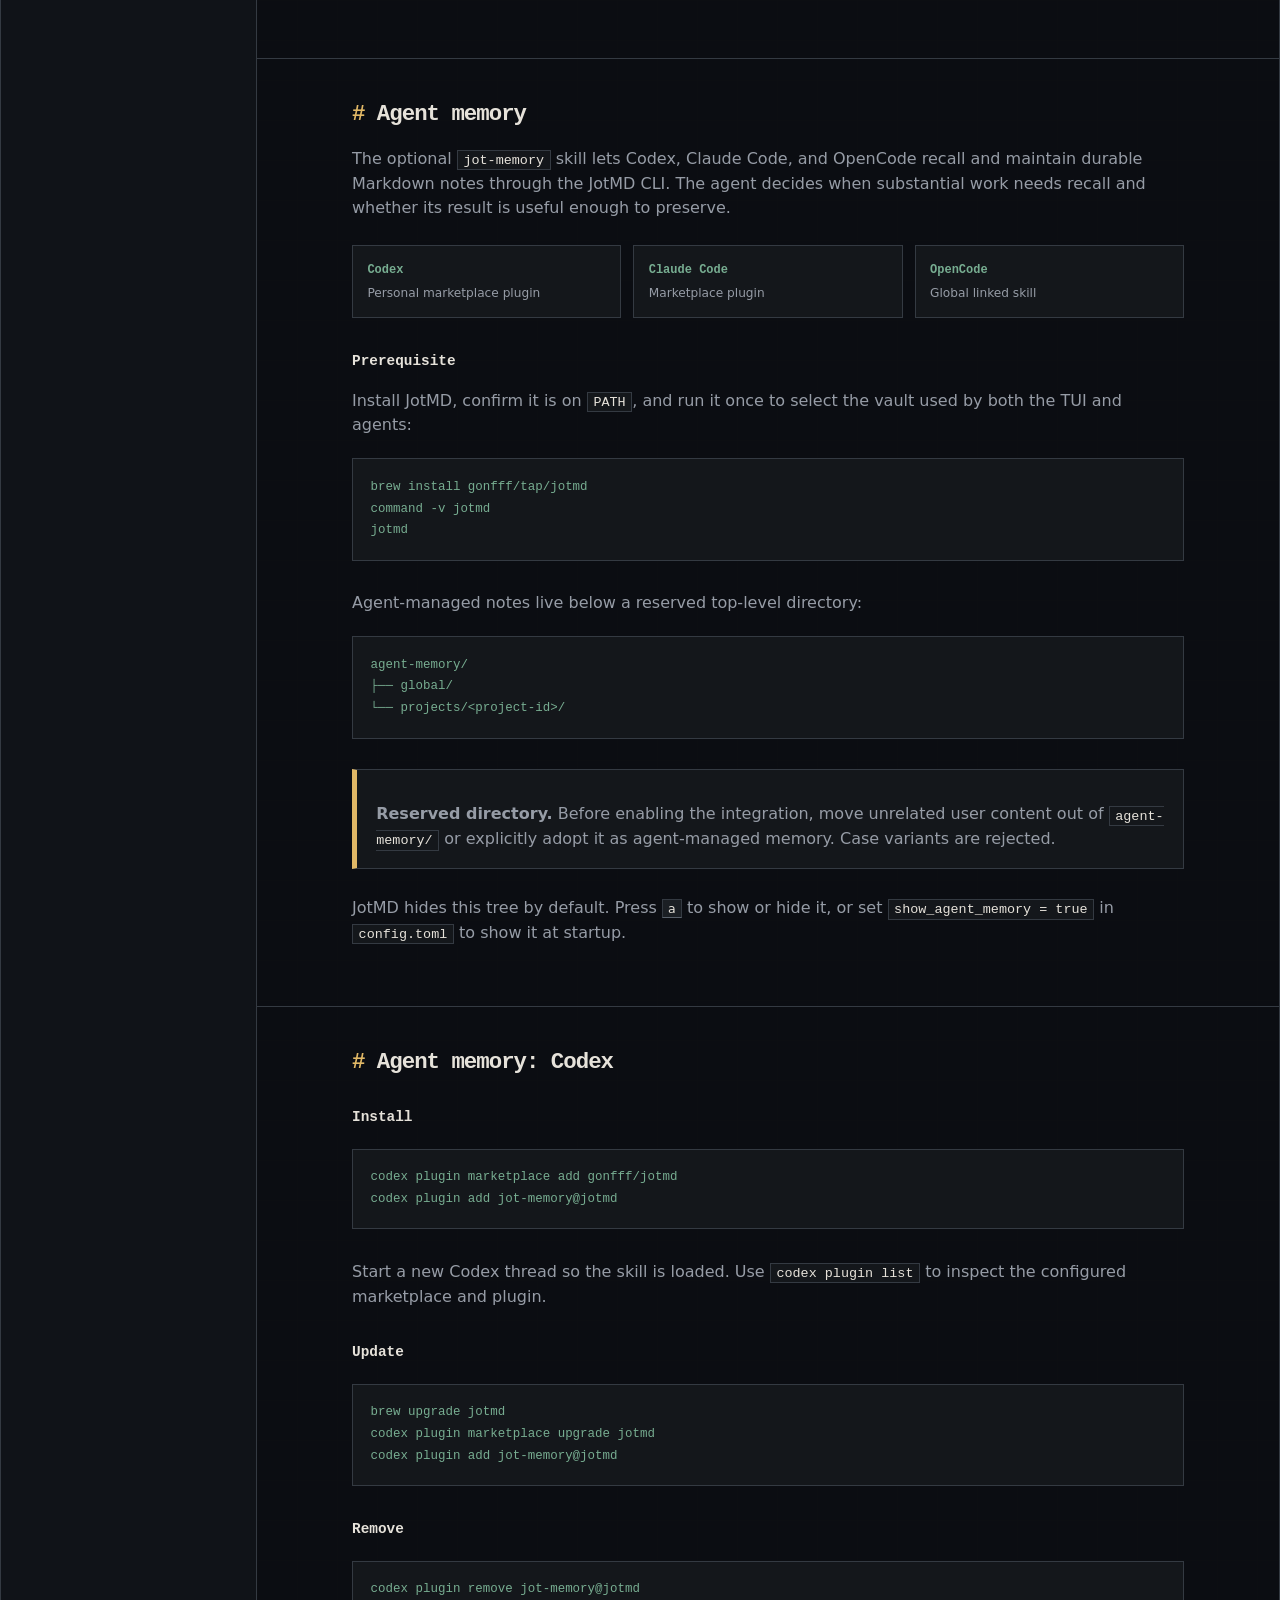
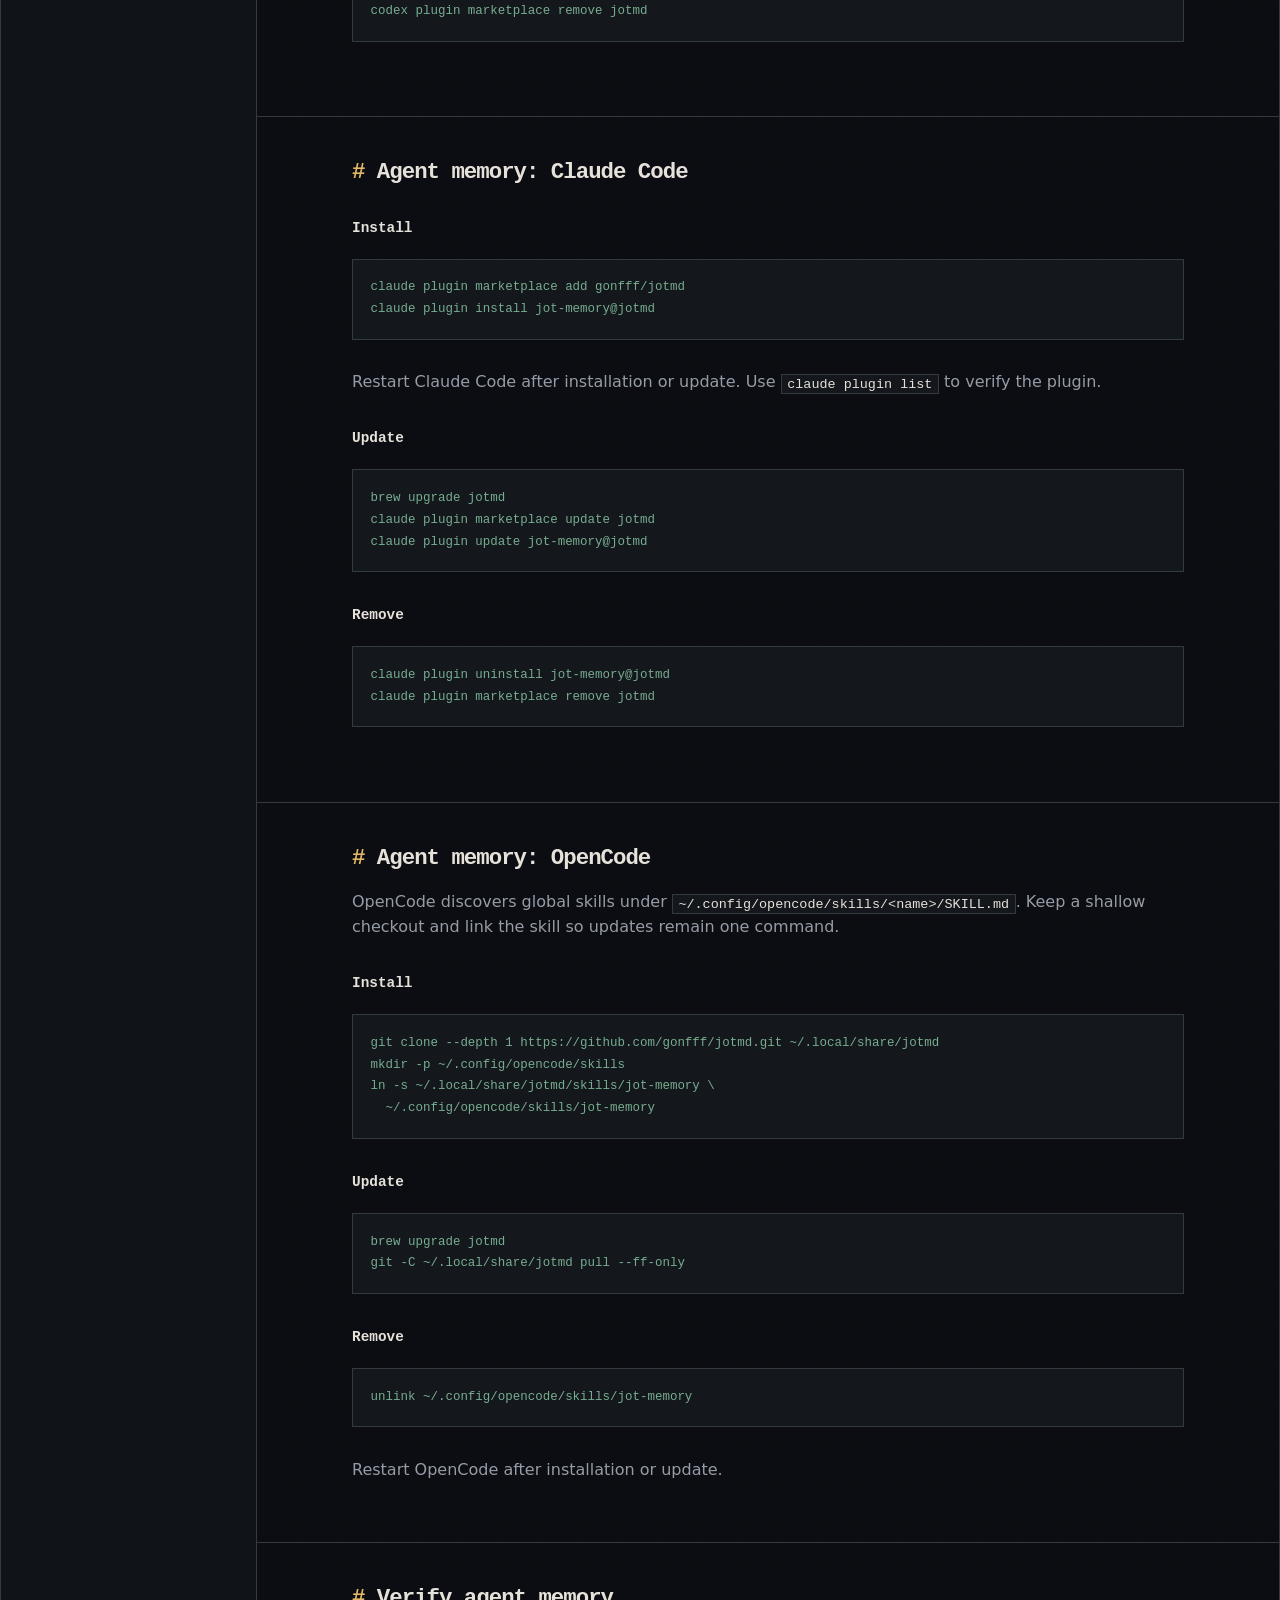
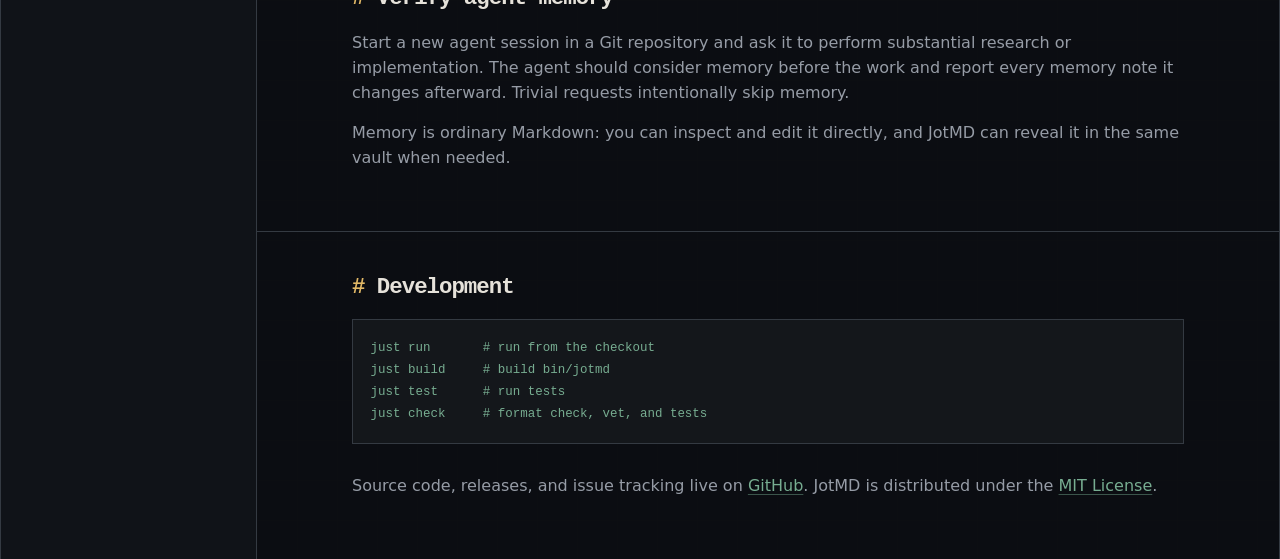
<file: site/docs.html>
<!doctype html>
<html lang="en">
<head>
  <meta charset="utf-8">
  <meta name="viewport" content="width=device-width, initial-scale=1">
  <title>Documentation — JotMD</title>
  <meta name="description" content="Complete JotMD documentation: installation, terminal TUI, keys, configuration, CLI, themes, and durable agent memory.">
  <meta name="theme-color" content="#0c0e12">
  <meta property="og:title" content="JotMD Documentation">
  <meta property="og:description" content="Install and use the JotMD terminal TUI, CLI, themes, configuration, and optional agent memory.">
  <meta property="og:type" content="article">
  <link rel="icon" href="assets/favicon.svg" type="image/svg+xml">
  <link rel="alternate" type="text/markdown" href="llms.txt" title="JotMD documentation for language models">
  <link rel="stylesheet" href="styles.css?v=2">
</head>
<body>
  <a class="skip-link" href="#main">Skip to content</a>

  <div class="docs-vault">
    <aside class="docs-tree" aria-label="Documentation sections">
      <div class="docs-tree-inner">
        <nav class="docs-tree-links" aria-label="Project links">
          <a href="index.html">Home</a>
          <a href="https://github.com/gonfff/jotmd">GitHub ↗</a>
        </nav>
        <div class="docs-tree-scroll">
          <nav aria-label="Documentation map">
            <h2>docs/</h2>

            <h3>Getting started</h3>
            <a data-scroll-link href="#requirements" aria-current="location">Requirements</a>
            <a data-scroll-link href="#installation">Installation</a>
            <a data-scroll-link href="#quick-start">Quick start</a>

            <h3>The TUI</h3>
            <a data-scroll-link href="#tui-layout">Layout &amp; focus</a>
            <a data-scroll-link href="#notes">Working with notes</a>
            <a data-scroll-link href="#search">Search &amp; views</a>
            <a data-scroll-link href="#keys">Key bindings</a>
            <a data-scroll-link href="#configuration">Configuration</a>
            <a data-scroll-link href="#themes">Themes</a>

            <h3>Automation</h3>
            <a data-scroll-link href="#cli">CLI</a>
            <a data-scroll-link href="#agent-memory">Agent memory</a>
            <a data-scroll-link href="#memory-codex">Codex</a>
            <a data-scroll-link href="#memory-claude">Claude Code</a>
            <a data-scroll-link href="#memory-opencode">OpenCode</a>
            <a data-scroll-link href="#memory-verify">Verify memory</a>

            <h3>Project</h3>
            <a data-scroll-link href="#development">Development</a>
          </nav>
          <p class="docs-tree-status"><strong>16 documents</strong><br>complete reference<br>plain HTML</p>
        </div>
      </div>
    </aside>

    <main id="main" class="docs-workspace">
      <div class="docs-workspace-bar" aria-hidden="true">
        <span>jotmd / docs / reference</span>
        <strong>requirements.md</strong>
      </div>

      <article class="docs-content">
        <header class="docs-intro">
          <div class="docs-intro-copy">
            <a class="docs-back" href="index.html">← Back to JotMD</a>
            <p class="docs-kicker">README.md / complete reference</p>
            <h1>Documentation</h1>
            <p class="docs-lead">Install JotMD, learn the keyboard-first terminal workflow, configure your vault, automate safe note updates, and give supported coding agents durable Markdown memory.</p>
          </div>
        </header>

      <section id="requirements" data-scroll-section>
        <h2>Requirements</h2>
        <p>The Homebrew package is the shortest path on macOS or Linux. Building from source requires Go 1.26 or newer and <a href="https://just.systems/">just</a>.</p>
        <p>JotMD opens notes in the editor chosen by <code>--editor</code>, then <code>$JOTMD_EDITOR</code>, configuration, <code>$EDITOR</code>, and finally <code>vi</code>.</p>
      </section>

      <section id="installation" data-scroll-section>
        <h2>Installation</h2>
        <h3>Homebrew</h3>
        <div class="code-block">
          <pre><code>brew install gonfff/tap/jotmd</code></pre>
          <button type="button" data-copy="brew install gonfff/tap/jotmd" aria-label="Copy command">Copy</button>
        </div>

        <h3>Build from source</h3>
        <div class="code-block">
          <pre><code>git clone https://github.com/gonfff/jotmd.git
cd jotmd
just install</code></pre>
        </div>
        <p><code>just install</code> writes the binary to <code>~/.local/bin/jotmd</code>.</p>
      </section>

      <section id="quick-start" data-scroll-section>
        <h2>Quick start</h2>
        <p>Run JotMD once. On first launch it asks where your notes live, creates the directory if needed, and stores the choice in the JotMD configuration directory.</p>
        <div class="code-block">
          <pre><code>jotmd</code></pre>
          <button type="button" data-copy="jotmd" aria-label="Copy command">Copy</button>
        </div>
        <p>To skip the prompt, create a vault and pass it explicitly:</p>
        <div class="code-block">
          <pre><code>mkdir -p ~/vault
jotmd --notes-dir ~/vault</code></pre>
        </div>
      </section>

      <section id="tui-layout" data-scroll-section>
        <h2>Layout &amp; focus</h2>
        <p>The main screen keeps a directory tree beside a wrapping Markdown preview. Select a Markdown file to render it; expand directories in place and press <kbd>Tab</kbd> to move focus between the tree, table of contents, and preview.</p>
        <p>The bottom status line shows the current note and context-sensitive help. Press <kbd>?</kbd> to see all effective bindings or <kbd>Shift+P</kbd> to open the command palette.</p>
      </section>

      <section id="notes" data-scroll-section>
        <h2>Working with notes</h2>
        <p>JotMD works directly with directories and <code>.md</code> files. There is no database or import format, so Git, sync tools, scripts, and other editors can use the same vault.</p>
        <ul>
          <li>Create notes and directories with <kbd>n</kbd> and <kbd>N</kbd>.</li>
          <li>Edit the selected note with <kbd>e</kbd>.</li>
          <li>Rename, copy, move, trash, restore, or permanently delete items through the command palette.</li>
          <li>Reload notes, configuration, and key bindings without restarting the TUI.</li>
        </ul>
        <div class="callout warning">
          <p><strong>Permanent deletion cannot be undone.</strong> Prefer the trash action unless the file must be removed immediately.</p>
        </div>
      </section>

      <section id="search" data-scroll-section>
        <h2>Search &amp; views</h2>
        <p>Press <kbd>/</kbd> to search note names and contents. Results retain the live preview, so you can evaluate matches without leaving the search flow.</p>
        <p>Markdown headers appear in a table of contents. Use <kbd>Tab</kbd> to focus it and jump between sections. A raw view is also available when you need the underlying Markdown rather than the rendered preview.</p>
      </section>

      <section id="keys" data-scroll-section>
        <h2>Key bindings</h2>
        <table>
          <thead><tr><th>Context</th><th>Key</th><th>Action</th><th>Config key</th></tr></thead>
          <tbody>
            <tr><td>Tree</td><td><kbd>k</kbd> / <kbd>↑</kbd></td><td>Move up</td><td><code>tree.up</code></td></tr>
            <tr><td>Tree</td><td><kbd>j</kbd> / <kbd>↓</kbd></td><td>Move down</td><td><code>tree.down</code></td></tr>
            <tr><td>Tree</td><td><kbd>Home</kbd></td><td>Jump to first item</td><td><code>tree.first</code></td></tr>
            <tr><td>Tree</td><td><kbd>End</kbd></td><td>Jump to last item</td><td><code>tree.last</code></td></tr>
            <tr><td>Tree</td><td><kbd>h</kbd> / <kbd>←</kbd></td><td>Collapse directory</td><td><code>tree.collapse</code></td></tr>
            <tr><td>Tree</td><td><kbd>l</kbd> / <kbd>→</kbd></td><td>Expand directory</td><td><code>tree.expand</code></td></tr>
            <tr><td>Tree</td><td><kbd>Backspace</kbd></td><td>Go to parent directory</td><td><code>tree.parent</code></td></tr>
            <tr><td>Tree</td><td><kbd>Enter</kbd> / <kbd>Space</kbd></td><td>Open note or toggle directory</td><td><code>tree.open</code></td></tr>
            <tr><td>Notes</td><td><kbd>e</kbd></td><td>Edit selected note</td><td><code>note.edit</code></td></tr>
            <tr><td>Notes</td><td><kbd>n</kbd></td><td>Create note</td><td><code>note.new</code></td></tr>
            <tr><td>Notes</td><td><kbd>N</kbd></td><td>Create directory</td><td><code>directory.new</code></td></tr>
            <tr><td>Notes</td><td><kbd>r</kbd></td><td>Rename selected item</td><td><code>note.rename</code></td></tr>
            <tr><td>Notes</td><td><kbd>c</kbd></td><td>Copy selected item</td><td><code>note.copy</code></td></tr>
            <tr><td>Notes</td><td><kbd>m</kbd></td><td>Move selected item</td><td><code>note.move</code></td></tr>
            <tr><td>Notes</td><td><kbd>d</kbd></td><td>Move selected item to trash</td><td><code>note.trash</code></td></tr>
            <tr><td>Notes</td><td><kbd>D</kbd></td><td>Permanently delete selected item</td><td><code>note.delete</code></td></tr>
            <tr><td>Application</td><td><kbd>Tab</kbd></td><td>Cycle focus</td><td><code>app.focus</code></td></tr>
            <tr><td>Application</td><td><kbd>R</kbd></td><td>Reload notes, configuration, and key bindings</td><td><code>app.reload</code></td></tr>
            <tr><td>Application</td><td><kbd>?</kbd></td><td>Open help</td><td><code>app.help</code></td></tr>
            <tr><td>Application</td><td><kbd>t</kbd></td><td>Open theme selector</td><td><code>theme.select</code></td></tr>
            <tr><td>Application</td><td><kbd>/</kbd></td><td>Open search</td><td><code>search.open</code></td></tr>
            <tr><td>Application</td><td><kbd>Shift+P</kbd></td><td>Open command palette</td><td><code>app.palette</code></td></tr>
            <tr><td>Preview</td><td><kbd>v</kbd></td><td>Toggle rendered and raw Markdown</td><td><code>preview.raw</code></td></tr>
            <tr><td>Preview</td><td><kbd>w</kbd></td><td>Toggle line wrapping</td><td><code>preview.wrap</code></td></tr>
            <tr><td>Preview</td><td><kbd>s</kbd></td><td>Cycle render style</td><td><code>preview.style</code></td></tr>
            <tr><td>Application</td><td><kbd>a</kbd></td><td>Show or hide agent memory</td><td><code>view.agent_memory</code></td></tr>
            <tr><td>Application</td><td><kbd>q</kbd></td><td>Quit</td><td><code>app.quit</code></td></tr>
            <tr><td>Help</td><td><kbd>Esc</kbd></td><td>Close help</td><td><code>help.close</code></td></tr>
            <tr><td>Theme selector</td><td><kbd>↑</kbd> / <kbd>Ctrl+P</kbd></td><td>Previous theme</td><td><code>theme.up</code></td></tr>
            <tr><td>Theme selector</td><td><kbd>↓</kbd> / <kbd>Ctrl+N</kbd></td><td>Next theme</td><td><code>theme.down</code></td></tr>
            <tr><td>Theme selector</td><td><kbd>Enter</kbd></td><td>Apply theme</td><td><code>theme.apply</code></td></tr>
            <tr><td>Theme selector</td><td><kbd>Esc</kbd></td><td>Close without applying</td><td><code>theme.close</code></td></tr>
          </tbody>
        </table>
        <p>Bindings are configurable in <code>~/.config/jotmd/keybindings.toml</code>. Each entry replaces the defaults for that action. Print the effective bindings with:</p>
        <div class="code-block">
          <pre><code>jotmd --dump-keys</code></pre>
          <button type="button" data-copy="jotmd --dump-keys" aria-label="Copy command">Copy</button>
        </div>
      </section>

      <section id="configuration" data-scroll-section>
        <h2>Configuration</h2>
        <p>CLI flags override environment variables, which override <code>config.toml</code> and built-in defaults. Configuration lives under <code>~/.config/jotmd/</code>, or <code>$XDG_CONFIG_HOME/jotmd/</code> when that variable is set.</p>
        <table>
          <thead><tr><th><code>config.toml</code></th><th>CLI flag</th><th>Environment</th><th>Default</th><th>What it does</th></tr></thead>
          <tbody>
            <tr><td><code>notes_dir</code></td><td><code>--notes-dir PATH</code></td><td><code>JOTMD_NOTES_DIR</code></td><td><code>~/vault</code></td><td>Directory containing the Markdown vault.</td></tr>
            <tr><td><code>editor</code></td><td><code>--editor COMMAND</code></td><td><code>JOTMD_EDITOR</code>, <code>EDITOR</code> (fallback)</td><td><code>vi</code></td><td>Command used to edit notes.</td></tr>
            <tr><td><code>theme</code></td><td><code>--theme NAME</code></td><td><code>JOTMD_THEME</code></td><td><code>jotmd</code></td><td>Bundled or custom theme name.</td></tr>
            <tr><td><code>theme_colors</code></td><td><code>--theme-colors COLORS</code></td><td><code>JOTMD_THEME_COLORS</code></td><td>—</td><td>Overrides individual semantic colors in the active theme.</td></tr>
            <tr><td><code>tree_width</code></td><td><code>--tree-width PERCENT</code></td><td><code>JOTMD_TREE_WIDTH</code></td><td><code>20</code></td><td>Tree width percentage from 1 to 100; the rendered pane is clamped to 24–48 columns.</td></tr>
            <tr><td><code>no_color</code></td><td><code>--no-color</code></td><td><code>JOTMD_NO_COLOR</code>, <code>NO_COLOR</code></td><td><code>false</code></td><td>Disables color output. Any non-empty <code>NO_COLOR</code> also enables it.</td></tr>
            <tr><td><code>show_hidden</code></td><td><code>--show-hidden</code></td><td><code>JOTMD_SHOW_HIDDEN</code></td><td><code>false</code></td><td>Includes hidden files and directories.</td></tr>
            <tr><td><code>show_agent_memory</code></td><td><code>--show-agent-memory</code></td><td><code>JOTMD_SHOW_AGENT_MEMORY</code></td><td><code>false</code></td><td>Shows the reserved agent-memory tree at startup.</td></tr>
            <tr><td><code>ignore</code></td><td><code>--ignore LIST</code></td><td><code>JOTMD_IGNORE</code></td><td><code>[".obsidian", ".git"]</code></td><td>Names excluded from the vault tree. CLI and environment values use the OS path-list separator.</td></tr>
            <tr><td><code>sort</code></td><td><code>--sort ORDER</code></td><td><code>JOTMD_SORT</code></td><td><code>name</code></td><td>Sort order. Currently only name sorting is supported.</td></tr>
            <tr><td><code>directories_first</code></td><td><code>--directories-first</code></td><td><code>JOTMD_DIRECTORIES_FIRST</code></td><td><code>true</code></td><td>Keeps directories before notes; currently must remain enabled.</td></tr>
            <tr><td><code>status_bar</code></td><td><code>--status-bar</code></td><td><code>JOTMD_STATUS_BAR</code></td><td><code>true</code></td><td>Shows the bottom status bar.</td></tr>
            <tr><td><code>watch</code></td><td><code>--watch</code></td><td><code>JOTMD_WATCH</code></td><td><code>true</code></td><td>Reloads the vault when files change on disk.</td></tr>
            <tr><td><code>preview.wrap</code></td><td><code>--preview-wrap</code></td><td><code>JOTMD_PREVIEW_WRAP</code></td><td><code>true</code></td><td>Wraps long lines in the preview.</td></tr>
            <tr><td><code>preview.render_style</code></td><td><code>--preview-render-style STYLE</code></td><td><code>JOTMD_PREVIEW_RENDER_STYLE</code></td><td><code>quiet</code></td><td>Markdown style: <code>quiet</code>, <code>surface</code>, or <code>structural</code>.</td></tr>
            <tr><td><code>preview.max_bytes</code></td><td><code>--preview-max-bytes BYTES</code></td><td><code>JOTMD_PREVIEW_MAX_BYTES</code></td><td><code>2097152</code></td><td>Largest note rendered in preview, up to 67108864 bytes.</td></tr>
          </tbody>
        </table>
        <p>Boolean environment values accept forms such as <code>true</code>/<code>false</code> and <code>1</code>/<code>0</code>; boolean CLI flags also accept explicit values such as <code>--watch=false</code>. Theme color overrides use a TOML inline table such as <code>{ accent = "#77AD91" }</code>. Generate templates, inspect the effective result, or validate a file with:</p>
        <div class="code-block">
          <pre><code>jotmd --init-config
jotmd --dump-config
jotmd config check
jotmd config check /path/to/config.toml</code></pre>
        </div>
      </section>

      <section id="themes" data-scroll-section>
        <h2>Themes</h2>
        <p>JotMD ships with 11 themes. Press <kbd>t</kbd> in the TUI to select one, or set <code>theme</code> in <code>config.toml</code>.</p>
        <h3>Use a bundled theme</h3>
        <div class="code-block">
          <pre><code>jotmd --list-themes
jotmd --theme catppuccin-mocha</code></pre>
        </div>
        <h3>Create a custom theme</h3>
        <p>Export the bundled themes, copy one, and edit it. Existing files are never overwritten by <code>--init-themes</code>. The filename becomes the theme name used by <code>--theme</code>.</p>
        <div class="code-block">
          <pre><code>jotmd --init-themes
cp ~/.config/jotmd/themes/jotmd.toml \
  ~/.config/jotmd/themes/my-theme.toml</code></pre>
        </div>
        <p>If <code>XDG_CONFIG_HOME</code> is set, use <code>$XDG_CONFIG_HOME/jotmd/themes/</code> instead. A complete theme defines its Markdown syntax style and every semantic palette color:</p>
        <div class="code-block">
          <pre><code>name = "my-theme"
syntax_style = "rose-pine"

[palette]
foreground = "#E9E2D5"
muted = "#6E6E6B"
border = "#45504A"
border_focus = "#77AD91"
selection_background = "#77AD91"
selection_foreground = "#101512"
accent = "#77AD91"
directory = "#E1B866"
heading = "#E1B866"
link = "#7FA8B8"
code = "#D88762"
status = "#77AD91"</code></pre>
        </div>
        <p><code>background</code> is optional. Colors use hexadecimal notation. Unknown fields, missing required colors, and unsupported syntax styles are rejected.</p>
        <div class="code-block">
          <pre><code>jotmd --dump-theme my-theme
jotmd --theme my-theme</code></pre>
        </div>
        <h3>Override a few colors</h3>
        <p>For a small adjustment, keep the base theme and override only selected semantic colors in <code>config.toml</code>:</p>
        <div class="code-block">
          <pre><code>theme = "jotmd"
theme_colors = { accent = "#CBA6F7", heading = "#F9E2AF" }</code></pre>
        </div>
      </section>

      <span id="agent-cli" class="anchor-alias" aria-hidden="true"></span>
      <section id="cli" data-scroll-section>
        <h2>CLI</h2>
        <p>The CLI can launch the TUI, inspect configuration, manage themes, or work with notes non-interactively while Markdown files remain the source of truth.</p>
        <h3>General commands</h3>
        <table>
          <thead><tr><th>Command</th><th>What it does</th></tr></thead>
          <tbody>
            <tr><td><code>jotmd</code></td><td>Open the interactive TUI.</td></tr>
            <tr><td><code>jotmd --help</code></td><td>Print command and option help.</td></tr>
            <tr><td><code>jotmd --version</code></td><td>Print the installed version.</td></tr>
            <tr><td><code>jotmd --init-config</code></td><td>Create missing configuration and key-binding templates.</td></tr>
            <tr><td><code>jotmd --init-themes</code></td><td>Export missing bundled themes for customization.</td></tr>
            <tr><td><code>jotmd --list-themes</code></td><td>List available bundled and custom themes.</td></tr>
            <tr><td><code>jotmd --dump-theme NAME</code></td><td>Print one effective theme as TOML.</td></tr>
            <tr><td><code>jotmd --dump-config</code></td><td>Print the effective configuration.</td></tr>
            <tr><td><code>jotmd --dump-keys</code></td><td>Print the effective key bindings.</td></tr>
            <tr><td><code>jotmd config check [PATH]</code></td><td>Validate configuration, key bindings, editor, and theme.</td></tr>
          </tbody>
        </table>
        <h3>Note commands</h3>
        <div class="code-block">
          <pre><code>jotmd [--notes-dir PATH] search [--limit N] QUERY [--json]
jotmd [--notes-dir PATH] get PATH [--json]
jotmd [--notes-dir PATH] write [--if-revision REVISION] PATH [--json]
jotmd [--notes-dir PATH] delete --if-revision REVISION PATH [--json]</code></pre>
        </div>

        <table>
          <thead><tr><th>Command</th><th>What it does</th><th>Options</th></tr></thead>
          <tbody>
            <tr><td><code>search QUERY</code></td><td>Search note paths and contents.</td><td><code>--limit N</code> accepts 1–200 and defaults to 20; <code>--json</code> returns structured results.</td></tr>
            <tr><td><code>get PATH</code></td><td>Read an exact note and its revision.</td><td><code>--json</code> returns content and metadata.</td></tr>
            <tr><td><code>write PATH</code></td><td>Read content from stdin and create or update a note.</td><td>Existing notes require <code>--if-revision REVISION</code>; <code>--json</code> returns metadata.</td></tr>
            <tr><td><code>delete PATH</code></td><td>Permanently delete one note.</td><td><code>--if-revision REVISION</code> is required; <code>--json</code> returns metadata.</td></tr>
          </tbody>
        </table>

        <h3>Safe updates</h3>
        <p><code>write</code> without <code>--if-revision</code> creates a missing note and refuses to overwrite an existing one. To update safely, read the current revision and send it back:</p>
        <div class="code-block">
          <pre><code>jotmd --notes-dir ./notes search "refresh token redis" --json
jotmd --notes-dir ./notes get projects/foo/pitfalls.md --json &gt; /tmp/note.json
jq -rj '.content' /tmp/note.json &gt; /tmp/note.md
revision=$(jq -r '.revision' /tmp/note.json)

# Edit /tmp/note.md, then update only if the note is unchanged.
jotmd --notes-dir ./notes write projects/foo/pitfalls.md \
  --if-revision "$revision" &lt; /tmp/note.md</code></pre>
        </div>
        <p><code>delete</code> applies the same revision check and permanently removes one note. With <code>--json</code>, successes use stdout and errors use stderr.</p>
      </section>

      <section id="agent-memory" data-scroll-section>
        <h2>Agent memory</h2>
        <p>The optional <code>jot-memory</code> skill lets Codex, Claude Code, and OpenCode recall and maintain durable Markdown notes through the JotMD CLI. The agent decides when substantial work needs recall and whether its result is useful enough to preserve.</p>

        <div class="agent-tabs" aria-label="Supported coding agents">
          <div class="agent-tab"><strong>Codex</strong><span>Personal marketplace plugin</span></div>
          <div class="agent-tab"><strong>Claude Code</strong><span>Marketplace plugin</span></div>
          <div class="agent-tab"><strong>OpenCode</strong><span>Global linked skill</span></div>
        </div>

        <h3>Prerequisite</h3>
        <p>Install JotMD, confirm it is on <code>PATH</code>, and run it once to select the vault used by both the TUI and agents:</p>
        <div class="code-block">
          <pre><code>brew install gonfff/tap/jotmd
command -v jotmd
jotmd</code></pre>
        </div>
        <p>Agent-managed notes live below a reserved top-level directory:</p>
        <div class="code-block">
          <pre><code>agent-memory/
├── global/
└── projects/&lt;project-id&gt;/</code></pre>
        </div>
        <div class="callout warning">
          <p><strong>Reserved directory.</strong> Before enabling the integration, move unrelated user content out of <code>agent-memory/</code> or explicitly adopt it as agent-managed memory. Case variants are rejected.</p>
        </div>
        <p>JotMD hides this tree by default. Press <kbd>a</kbd> to show or hide it, or set <code>show_agent_memory = true</code> in <code>config.toml</code> to show it at startup.</p>
      </section>

      <section id="memory-codex" data-scroll-section>
        <h2>Agent memory: Codex</h2>
        <h3>Install</h3>
        <div class="code-block">
          <pre><code>codex plugin marketplace add gonfff/jotmd
codex plugin add jot-memory@jotmd</code></pre>
        </div>
        <p>Start a new Codex thread so the skill is loaded. Use <code>codex plugin list</code> to inspect the configured marketplace and plugin.</p>

        <h3>Update</h3>
        <div class="code-block">
          <pre><code>brew upgrade jotmd
codex plugin marketplace upgrade jotmd
codex plugin add jot-memory@jotmd</code></pre>
        </div>

        <h3>Remove</h3>
        <div class="code-block">
          <pre><code>codex plugin remove jot-memory@jotmd
codex plugin marketplace remove jotmd</code></pre>
        </div>
      </section>

      <section id="memory-claude" data-scroll-section>
        <h2>Agent memory: Claude Code</h2>
        <h3>Install</h3>
        <div class="code-block">
          <pre><code>claude plugin marketplace add gonfff/jotmd
claude plugin install jot-memory@jotmd</code></pre>
        </div>
        <p>Restart Claude Code after installation or update. Use <code>claude plugin list</code> to verify the plugin.</p>

        <h3>Update</h3>
        <div class="code-block">
          <pre><code>brew upgrade jotmd
claude plugin marketplace update jotmd
claude plugin update jot-memory@jotmd</code></pre>
        </div>

        <h3>Remove</h3>
        <div class="code-block">
          <pre><code>claude plugin uninstall jot-memory@jotmd
claude plugin marketplace remove jotmd</code></pre>
        </div>
      </section>

      <section id="memory-opencode" data-scroll-section>
        <h2>Agent memory: OpenCode</h2>
        <p>OpenCode discovers global skills under <code>~/.config/opencode/skills/&lt;name&gt;/SKILL.md</code>. Keep a shallow checkout and link the skill so updates remain one command.</p>
        <h3>Install</h3>
        <div class="code-block">
          <pre><code>git clone --depth 1 https://github.com/gonfff/jotmd.git ~/.local/share/jotmd
mkdir -p ~/.config/opencode/skills
ln -s ~/.local/share/jotmd/skills/jot-memory \
  ~/.config/opencode/skills/jot-memory</code></pre>
        </div>

        <h3>Update</h3>
        <div class="code-block">
          <pre><code>brew upgrade jotmd
git -C ~/.local/share/jotmd pull --ff-only</code></pre>
        </div>

        <h3>Remove</h3>
        <div class="code-block">
          <pre><code>unlink ~/.config/opencode/skills/jot-memory</code></pre>
        </div>
        <p>Restart OpenCode after installation or update.</p>
      </section>

      <section id="memory-verify" data-scroll-section>
        <h2>Verify agent memory</h2>
        <p>Start a new agent session in a Git repository and ask it to perform substantial research or implementation. The agent should consider memory before the work and report every memory note it changes afterward. Trivial requests intentionally skip memory.</p>
        <p>Memory is ordinary Markdown: you can inspect and edit it directly, and JotMD can reveal it in the same vault when needed.</p>
      </section>

      <section id="development" data-scroll-section>
        <h2>Development</h2>
        <div class="code-block">
          <pre><code>just run       # run from the checkout
just build     # build bin/jotmd
just test      # run tests
just check     # format check, vet, and tests</code></pre>
        </div>
        <p>Source code, releases, and issue tracking live on <a href="https://github.com/gonfff/jotmd">GitHub</a>. JotMD is distributed under the <a href="https://github.com/gonfff/jotmd/blob/master/LICENSE">MIT License</a>.</p>
      </section>
      </article>
    </main>
  </div>

  <script src="site.js"></script>
</body>
</html>
</file>
<file: site/styles.css>
:root {
  color-scheme: dark;
  --ink: #0c0e12;
  --panel: #14171b;
  --panel-2: #1b1f24;
  --line: #343a42;
  --text: #e6e2da;
  --muted: #969ca6;
  --mint: #77AD91;
  --yellow: #E1B866;
  --mono: ui-monospace, SFMono-Regular, Menlo, Monaco, Consolas, monospace;
}

* {
  box-sizing: border-box;
}

html {
  scroll-behavior: smooth;
  scroll-padding-top: 1rem;
}

body {
  margin: 0;
  background: var(--ink);
  color: var(--text);
  font-family: var(--mono);
  line-height: 1.55;
  -webkit-font-smoothing: antialiased;
}

a {
  color: inherit;
}

button,
code,
kbd {
  font: inherit;
}

button {
  color: inherit;
}

.skip-link {
  position: fixed;
  z-index: 30;
  top: .75rem;
  left: .75rem;
  padding: .55rem .75rem;
  background: var(--mint);
  color: var(--ink);
  transform: translateY(-180%);
}

.skip-link:focus {
  transform: none;
}

:focus-visible {
  outline: 2px solid var(--yellow);
  outline-offset: 3px;
}

.docs-vault {
  width: min(100%, 92rem);
  min-height: 100vh;
  margin-inline: auto;
  display: grid;
  grid-template-columns: 16rem minmax(0, 1fr);
  border-inline: 1px solid var(--line);
}

.docs-tree {
  position: relative;
  border-right: 1px solid var(--line);
  background: #101318;
}

.docs-tree-inner {
  position: sticky;
  top: 0;
  height: 100vh;
  display: flex;
  flex-direction: column;
  overflow: hidden;
  padding: 1.35rem 1rem 2rem;
  scrollbar-color: var(--line) transparent;
}

.docs-tree nav[aria-label="Documentation map"] {
  position: relative;
  font-size: .78rem;
}

.docs-tree nav[aria-label="Documentation map"]::before {
  content: "";
  position: absolute;
  top: 2.2rem;
  bottom: 0;
  left: .62rem;
  border-left: 1px solid var(--line);
}

.docs-tree h2 {
  margin: 0 0 1.25rem;
  padding: .34rem .45rem;
  color: var(--text);
  font-size: .78rem;
}

.docs-tree h2::before {
  content: "▾ ";
  color: var(--mint);
}

.docs-tree h3 {
  margin: 1.25rem .45rem .35rem calc(.62rem + 1rem + .45rem);
  color: #6f7682;
  font-size: .6rem;
  font-weight: 500;
  letter-spacing: .1em;
  text-transform: uppercase;
}

.docs-tree a {
  display: block;
  padding: .34rem .45rem;
  color: var(--muted);
  text-decoration: none;
}

.docs-tree a::before {
  content: "├─ ";
  color: #59616b;
}

.docs-tree nav[aria-label="Documentation map"] > a {
  margin-left: calc(.62rem + 1rem);
}

.docs-tree nav[aria-label="Documentation map"] > a:last-child::before {
  content: "└─ ";
}

.docs-tree a:hover,
.docs-tree a:focus-visible {
  color: var(--text);
  background: var(--panel-2);
}

.docs-tree a[aria-current="location"] {
  background: var(--mint);
  color: var(--ink);
  font-weight: 800;
  box-shadow: inset 3px 0 var(--yellow);
}

.docs-tree a[aria-current="location"]::before {
  color: var(--ink);
}

.docs-tree-status {
  margin: 1.6rem .45rem 0;
  border-top: 1px solid var(--line);
  padding-top: .85rem;
  color: var(--muted);
  font-size: .66rem;
}

.docs-tree-status strong {
  color: var(--yellow);
  font-weight: 500;
}

.docs-tree-links {
  flex: none;
  display: flex;
  gap: .45rem;
  margin: 0 0 .85rem;
  border-bottom: 1px solid var(--line);
  padding: 0 .45rem .85rem;
  background: #101318;
  font-size: .68rem;
}

.docs-tree-scroll {
  min-height: 0;
  flex: 1;
  overflow-y: auto;
  scrollbar-color: var(--line) transparent;
}

.docs-tree-links a {
  padding: .25rem 0;
  color: var(--text);
}

.docs-tree-links a:first-child::before {
  content: none;
}

.docs-tree-links a + a::before {
  content: "·";
  margin-right: .45rem;
  color: var(--line);
}

.docs-tree-links a:hover {
  color: var(--mint);
  background: transparent;
}

.docs-workspace {
  min-width: 0;
  background-image:
    linear-gradient(rgb(255 255 255 / 2%) 1px, transparent 1px),
    linear-gradient(90deg, rgb(255 255 255 / 2%) 1px, transparent 1px);
  background-size: 2.5rem 2.5rem;
}

.docs-workspace-bar {
  min-height: 2.5rem;
  display: flex;
  align-items: center;
  justify-content: space-between;
  gap: 1rem;
  border-bottom: 1px solid var(--line);
  padding: .55rem clamp(1rem, 3vw, 2rem);
  background: var(--panel);
  color: var(--muted);
  font-size: .68rem;
}

.docs-workspace-bar strong {
  color: var(--mint);
  font-weight: 500;
}

.docs-content {
  min-width: 0;
}

.docs-intro,
.docs-content section {
  border-bottom: 1px solid var(--line);
  padding-inline: clamp(1.25rem, 6vw, 6.5rem);
  background: rgb(12 14 18 / 91%);
}

.docs-intro {
  padding-block: 3rem;
}

.docs-intro > *,
.docs-content section > * {
  width: min(100%, 52rem);
  margin-inline: auto;
}

.docs-back {
  display: inline-flex;
  margin-bottom: 2.5rem;
  border: 1px solid var(--line);
  padding: .65rem .85rem;
  background: var(--panel);
  font-size: .68rem;
  text-decoration: none;
  text-transform: uppercase;
}

.docs-back:hover {
  border-color: var(--mint);
  background: var(--panel-2);
}

.anchor-alias {
  display: block;
  scroll-margin-top: 1rem;
}

.docs-kicker {
  margin-top: 0;
  margin-bottom: 2rem;
  color: var(--yellow);
  font-size: .65rem;
  letter-spacing: .08em;
  text-transform: uppercase;
}

.docs-content h1 {
  margin-top: 0;
  margin-bottom: 1.6rem;
  font-size: 2.25rem;
  font-weight: 650;
  letter-spacing: -.075em;
  line-height: .92;
}

.docs-lead {
  margin-top: 0;
  margin-bottom: 0;
  color: #b7bbc1;
  font-family: system-ui, sans-serif;
  font-size: clamp(1rem, 1.6vw, 1.2rem);
}

.docs-content section {
  padding-block: 2.75rem;
  scroll-margin-top: 1rem;
}

.docs-content section > h2 {
  margin-top: 0;
  margin-bottom: 1.25rem;
  font-size: 1.4rem;
  font-weight: 600;
  letter-spacing: -.045em;
  line-height: 1.05;
}

.docs-content section > h2::before {
  content: "# ";
  color: var(--yellow);
}

.docs-content h3 {
  margin: 2rem auto .8rem;
  color: var(--text);
  font-size: .9rem;
}

.docs-content p,
.docs-content li {
  color: var(--muted);
  font-family: system-ui, sans-serif;
}

.docs-content ul {
  padding-left: 1.35rem;
}

.docs-content li + li {
  margin-top: .35rem;
}

.docs-content a {
  color: var(--mint);
  text-decoration-color: rgb(119 173 145 / 45%);
  text-underline-offset: .2em;
}

.docs-content code:not(.code-block code) {
  border: 1px solid var(--line);
  padding: .1rem .35rem;
  background: var(--panel);
  color: var(--text);
  font-family: var(--mono);
  font-size: .84em;
}

kbd {
  border: 1px solid var(--line);
  border-bottom-color: #59616b;
  padding: .08rem .32rem;
  background: var(--panel-2);
  color: var(--text);
  font-size: .78em;
}

.code-block {
  position: relative;
  margin-top: 1.25rem;
  margin-bottom: 1.9rem;
  border: 1px solid var(--line);
  background: var(--panel);
}

.code-block pre {
  margin: 0;
  padding: 1.1rem 4.25rem 1.1rem 1.1rem;
  overflow-x: auto;
}

.code-block code {
  color: var(--mint);
  font-size: .78rem;
  line-height: 1.75;
}

.code-block button {
  position: absolute;
  top: .65rem;
  right: .65rem;
  border: 1px solid var(--line);
  padding: .35rem .5rem;
  background: var(--panel-2);
  color: var(--muted);
  cursor: pointer;
  font-size: .6rem;
  text-transform: uppercase;
}

.code-block button:hover {
  border-color: var(--mint);
  color: var(--mint);
}

.callout {
  margin-top: 1.7rem;
  margin-bottom: 1.7rem;
  border: 1px solid var(--line);
  border-left: .35rem solid var(--yellow);
  padding: 1rem 1.2rem;
  background: var(--panel);
}

.callout.warning {
  border-left-color: var(--yellow);
}

.callout p:last-child {
  margin-bottom: 0;
}

.docs-content table {
  width: min(100%, 52rem);
  margin-top: 1.2rem;
  margin-bottom: 2rem;
  border-collapse: collapse;
  font-size: .86rem;
}

.docs-content th,
.docs-content td {
  border-bottom: 1px solid var(--line);
  padding: .75rem .8rem;
  text-align: left;
  vertical-align: top;
}

.docs-content th {
  color: var(--text);
  font-size: .68rem;
  text-transform: uppercase;
}

.docs-content td {
  color: var(--muted);
  font-family: system-ui, sans-serif;
}

.agent-tabs {
  display: grid;
  grid-template-columns: repeat(3, minmax(0, 1fr));
  gap: .75rem;
  margin-block: 1.5rem;
}

.agent-tab {
  border: 1px solid var(--line);
  padding: .9rem;
  background: var(--panel);
}

.agent-tab strong,
.agent-tab span {
  display: block;
}

.agent-tab strong {
  margin-bottom: .3rem;
  color: var(--mint);
  font-size: .75rem;
}

.agent-tab span {
  color: var(--muted);
  font-family: system-ui, sans-serif;
  font-size: .76rem;
}

@media (max-width: 760px) {
  .docs-vault {
    display: block;
    border: 0;
  }

  .docs-tree {
    border-right: 0;
    border-bottom: 1px solid var(--line);
  }

  .docs-tree-inner {
    position: static;
    height: auto;
    padding-block: .75rem;
    overflow-x: auto;
    overflow-y: hidden;
  }

  .docs-tree-scroll {
    min-height: auto;
    overflow: visible;
  }

  .docs-tree nav[aria-label="Documentation map"] {
    width: max-content;
    display: flex;
    gap: .3rem;
  }

  .docs-tree nav[aria-label="Documentation map"]::before {
    content: none;
  }

  .docs-tree h2,
  .docs-tree h3,
  .docs-tree-status {
    display: none;
  }

  .docs-tree a {
    white-space: nowrap;
  }

  .docs-tree nav[aria-label="Documentation map"] a::before {
    content: none;
  }

  .docs-tree nav[aria-label="Documentation map"] > a {
    margin-left: 0;
  }

  .docs-tree-links {
    margin-bottom: .5rem;
  }

  .agent-tabs {
    grid-template-columns: 1fr;
  }

  .docs-content table {
    display: block;
    overflow-x: auto;
  }
}

@media (max-width: 560px) {
  .docs-workspace-bar span {
    overflow: hidden;
    text-overflow: ellipsis;
    white-space: nowrap;
  }

}

@media (prefers-reduced-motion: reduce) {
  html {
    scroll-behavior: auto;
  }
}
</file>
